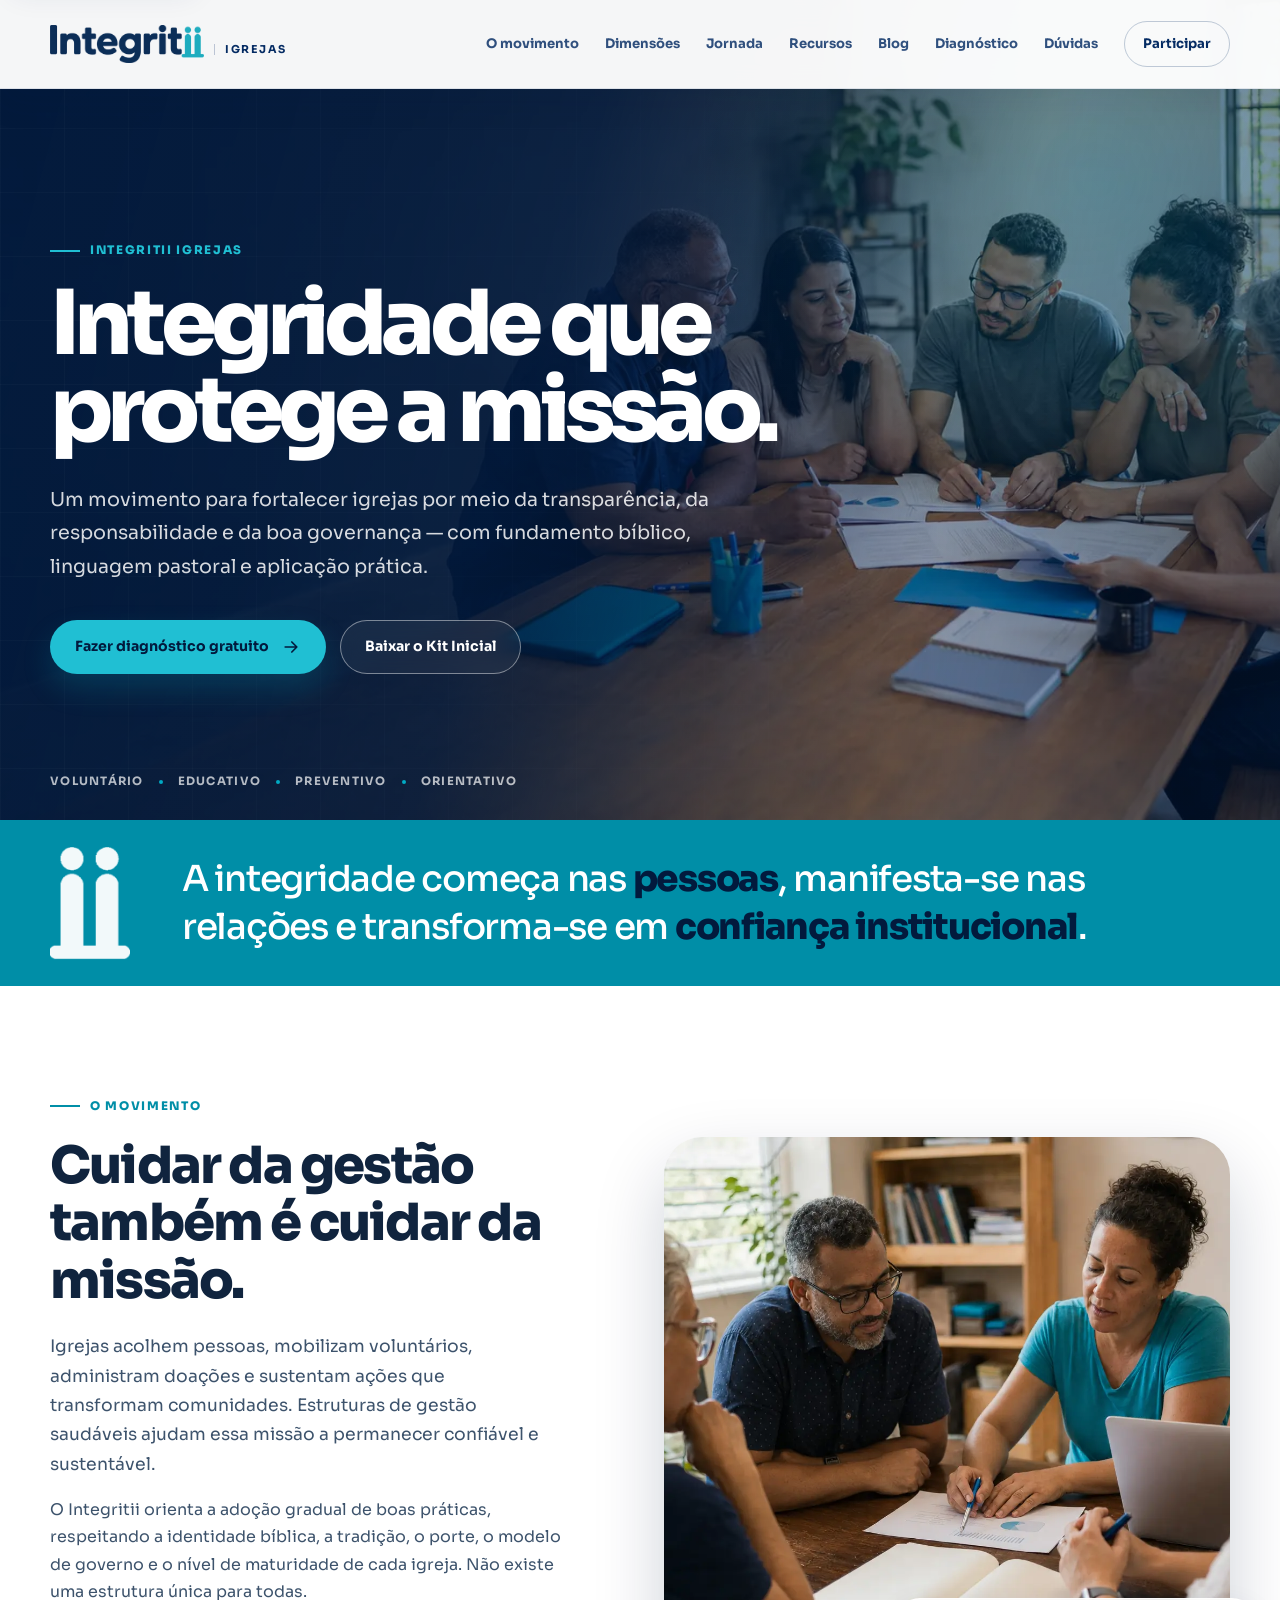
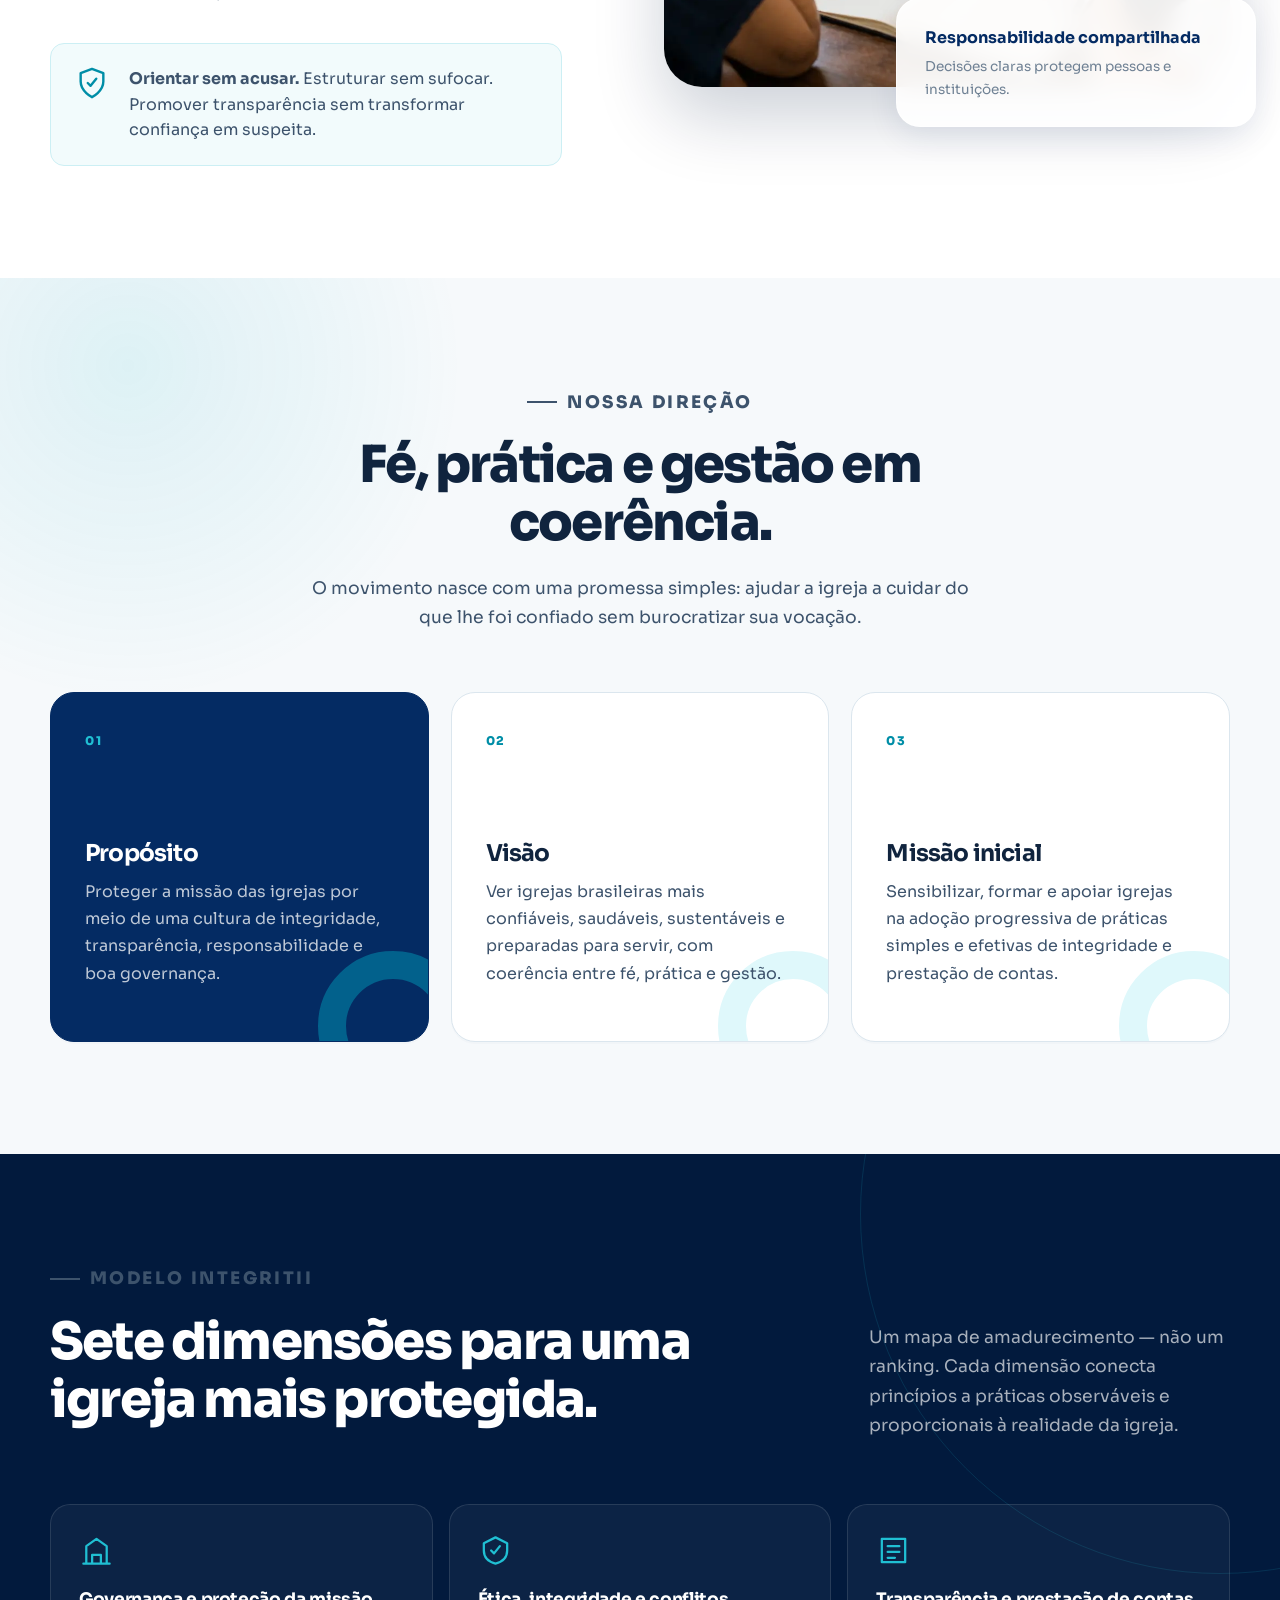
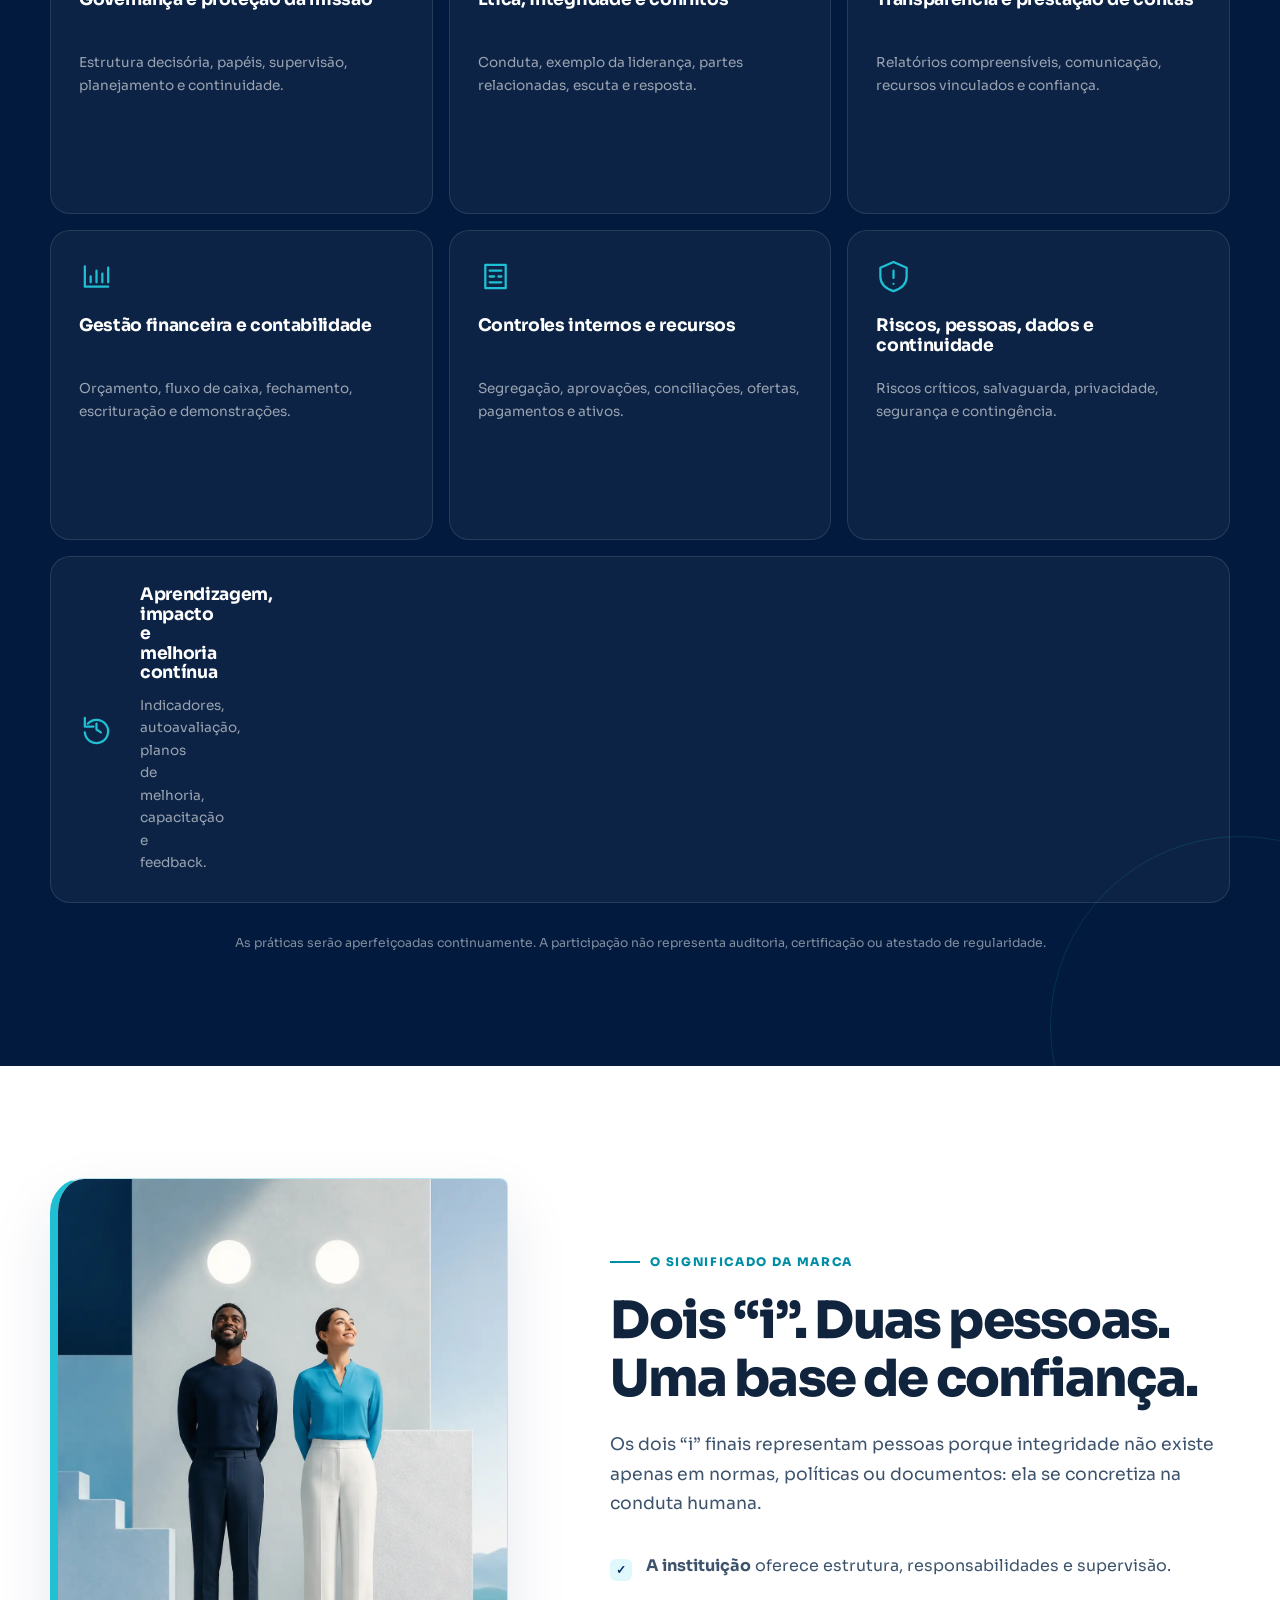
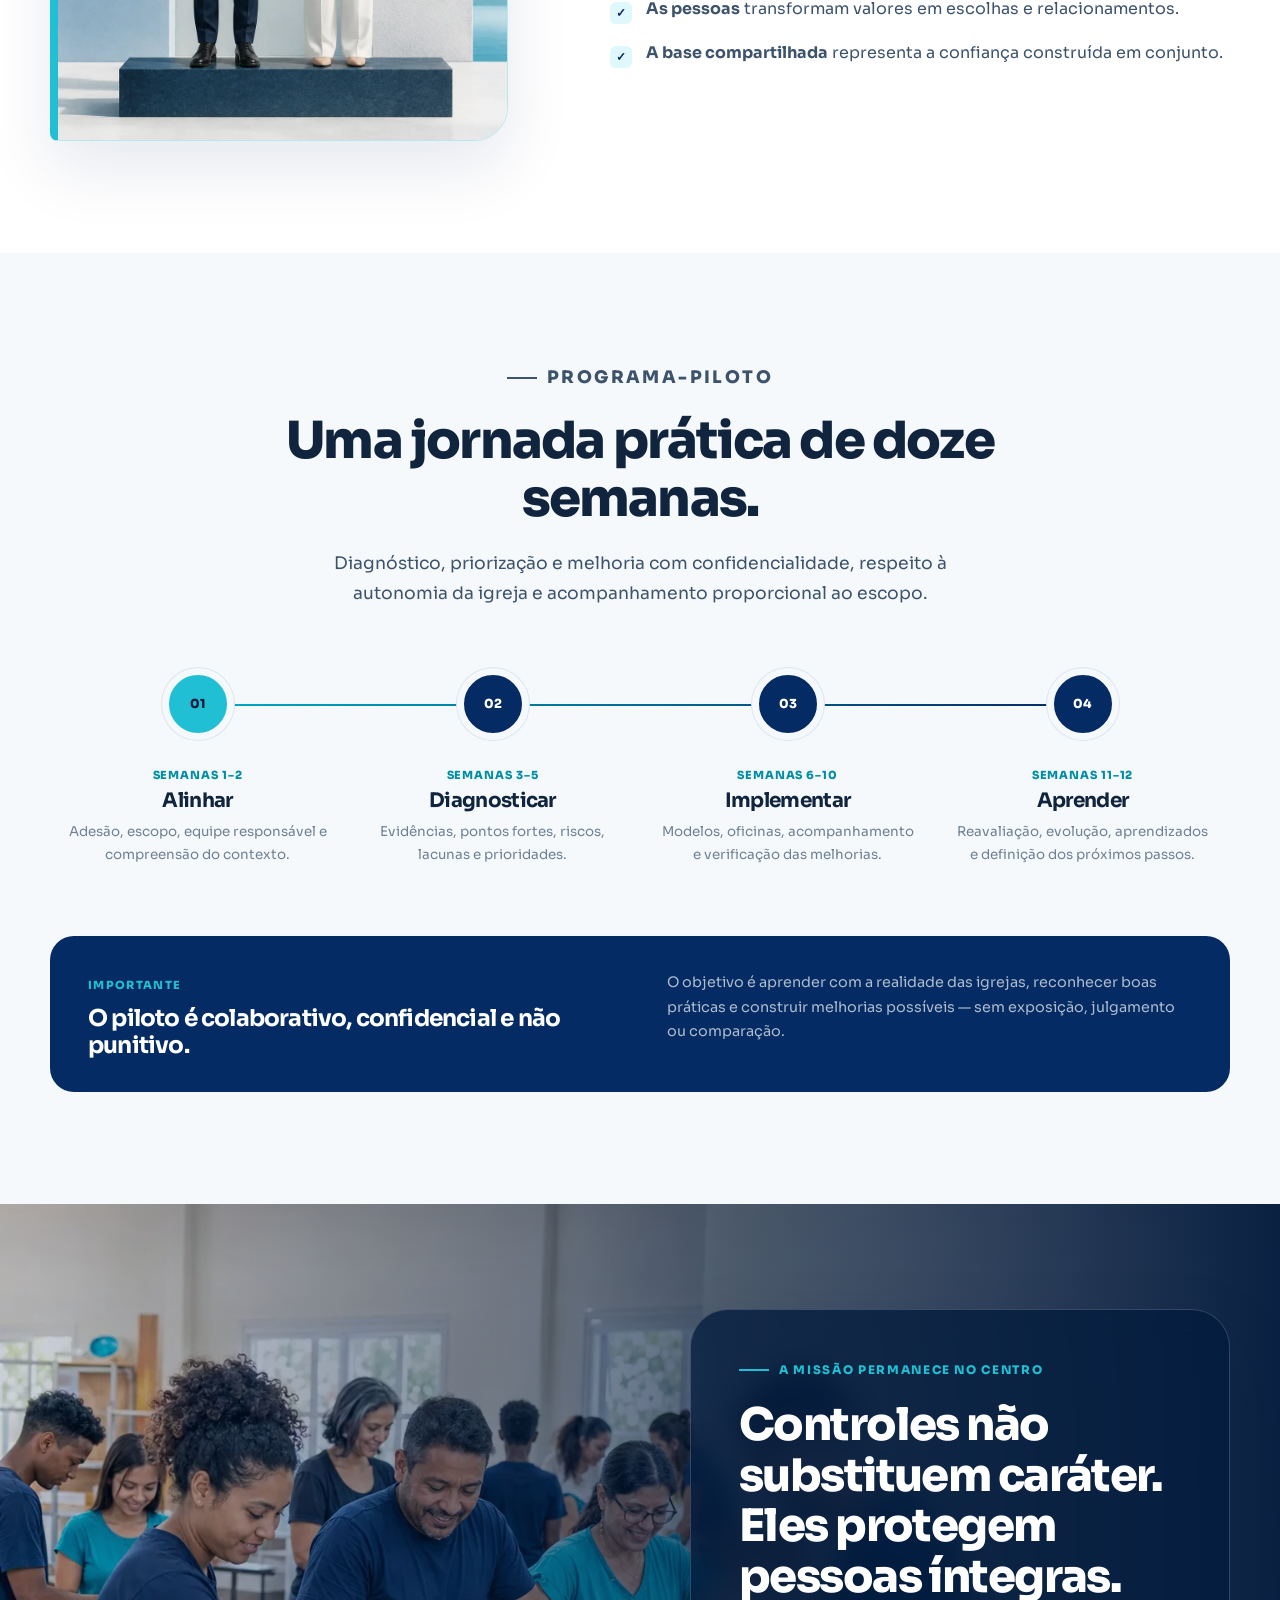
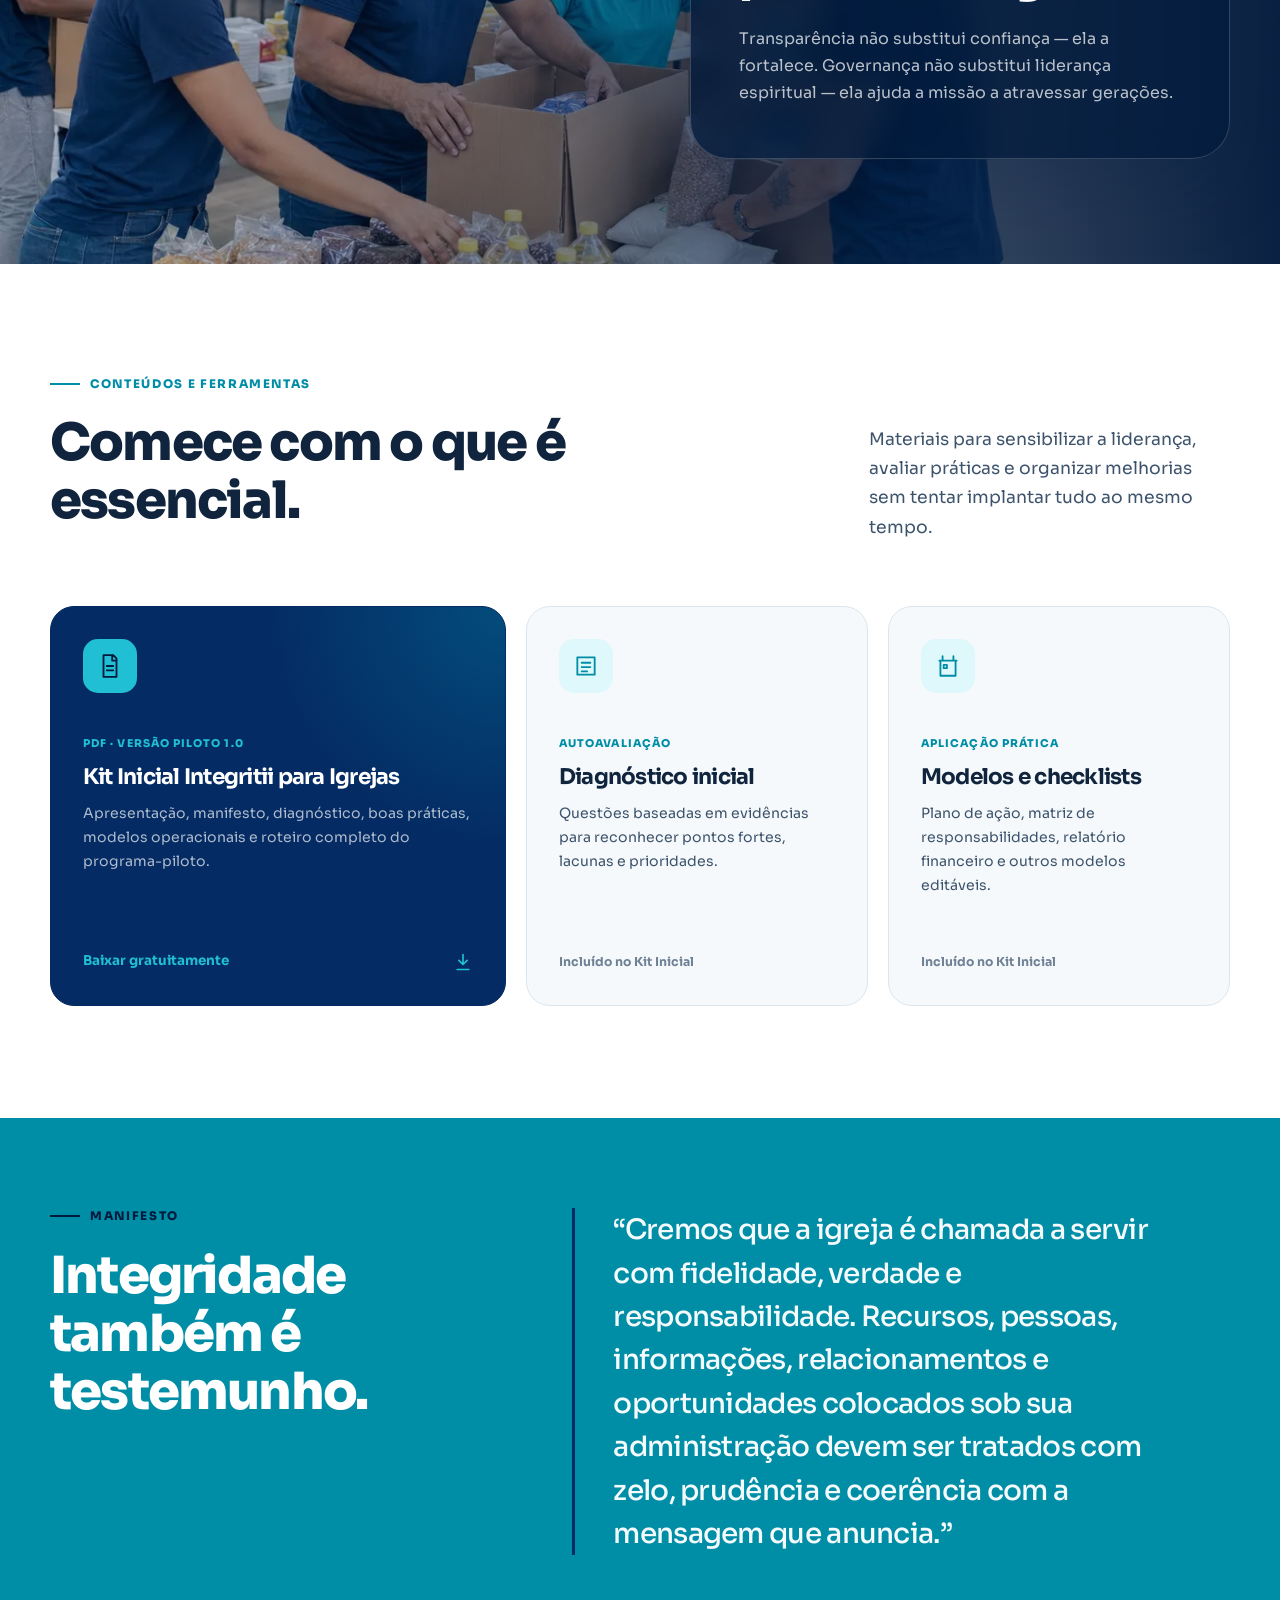
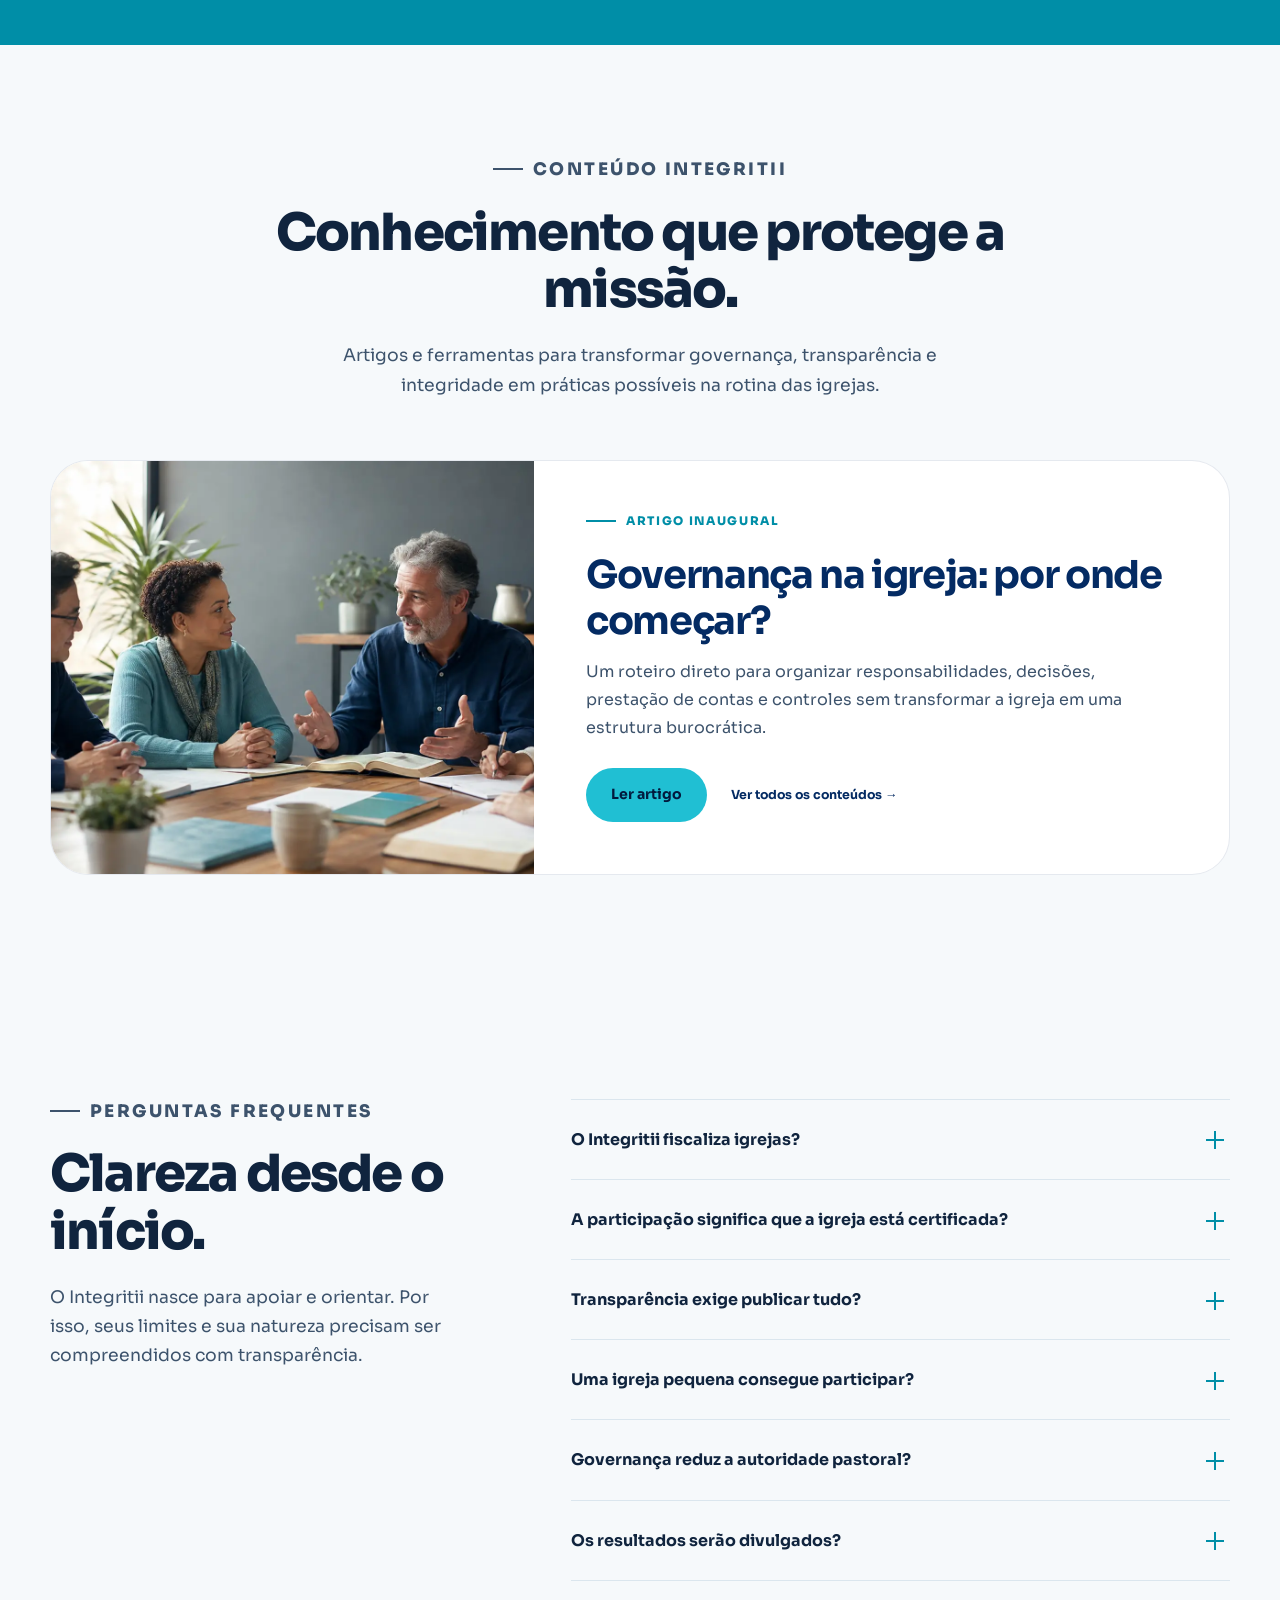
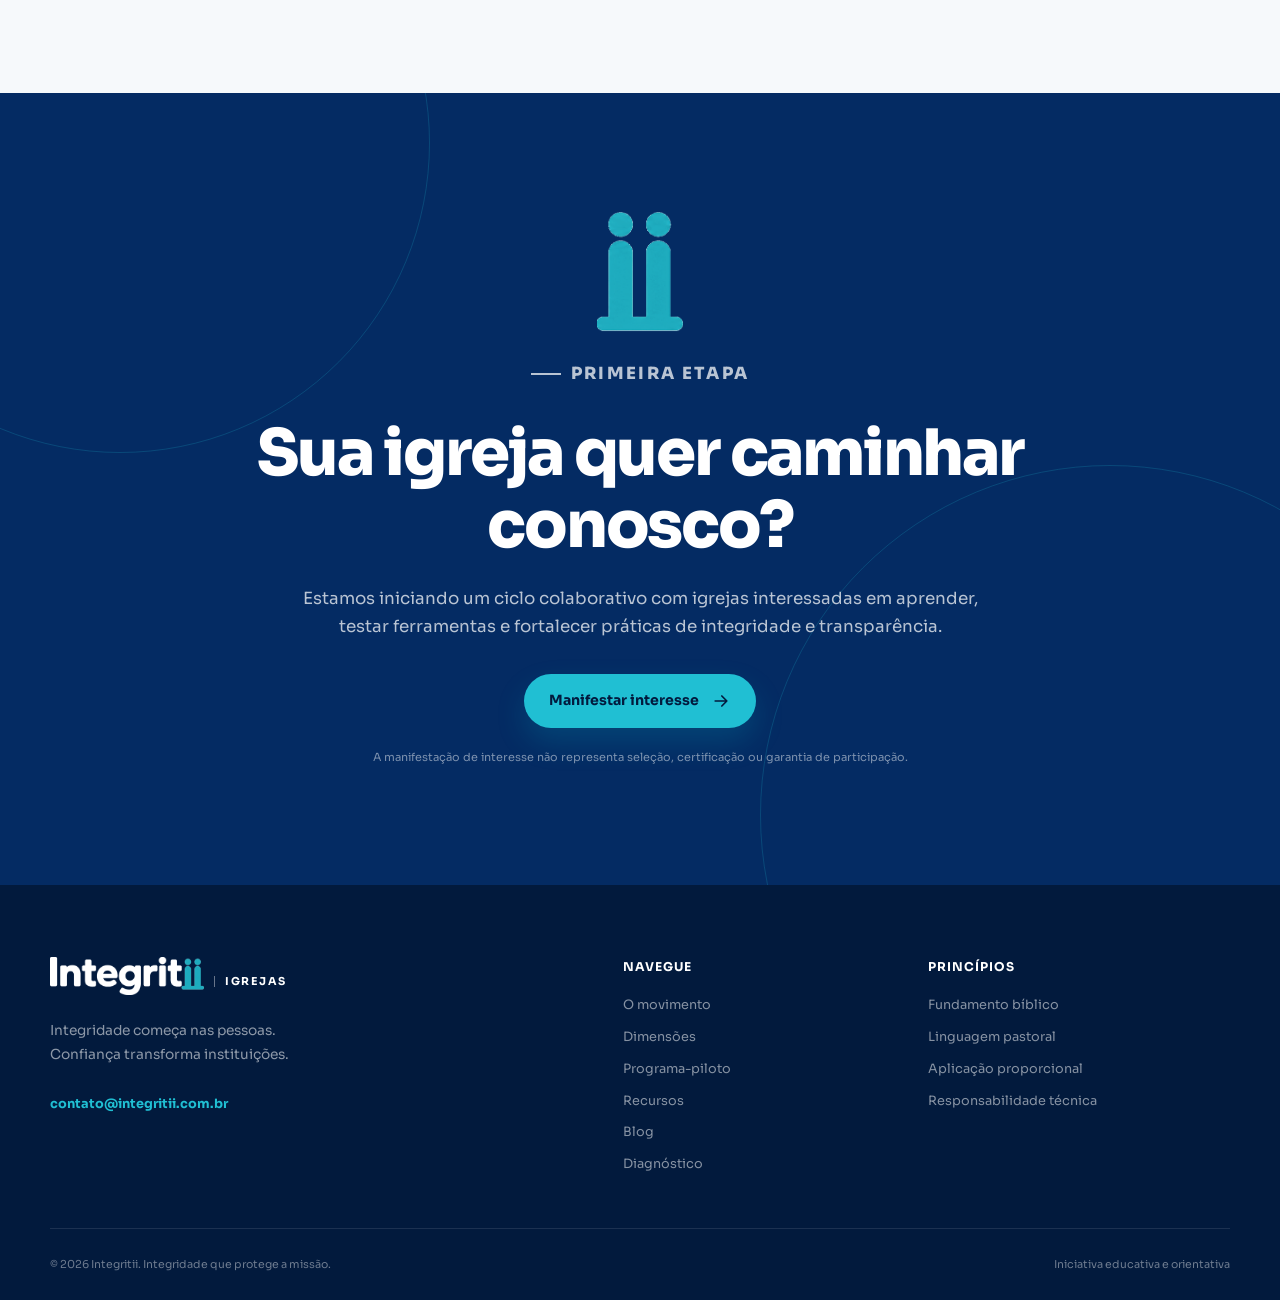
<file: index.html>
<!doctype html>
<html lang="pt-BR">
  <head>
    <meta charset="utf-8" />
    <meta name="viewport" content="width=device-width, initial-scale=1" />
    <meta
      name="description"
      content="Integritii Igrejas: integridade, transparência, responsabilidade e boa governança para proteger a missão das igrejas."
    />
    <meta name="theme-color" content="#042b63" />
    <title>Integritii Igrejas | Integridade que protege a missão</title>
    <link rel="icon" type="image/x-icon" href="assets/images/favicon.ico" />
    <link rel="icon" type="image/png" sizes="512x512" href="assets/images/favicon.png" />
    <link rel="apple-touch-icon" sizes="180x180" href="assets/images/apple-touch-icon.png" />
    <link rel="stylesheet" href="styles.css" />
  </head>

  <body>
    <a class="skip-link" href="#conteudo">Ir para o conteúdo</a>

    <header class="site-header">
      <div class="container header-inner">
        <a
          class="brand"
          href="#inicio"
          aria-label="Integritii Igrejas — início"
        >
          <img
            src="assets/images/logo-integritii-azul.png"
            alt="Integritii"
            width="520"
            height="130"
          />
          <span>Igrejas</span>
        </a>

        <input class="menu-toggle" id="menu-toggle" type="checkbox" />
        <label
          class="menu-button"
          for="menu-toggle"
          aria-label="Abrir ou fechar menu"
        >
          <span></span><span></span><span></span>
        </label>

        <nav class="main-nav" aria-label="Navegação principal">
          <a href="#movimento">O movimento</a>
          <a href="#dimensoes">Dimensões</a>
          <a href="#jornada">Jornada</a>
          <a href="#recursos">Recursos</a>
          <a href="blog/">Blog</a>
          <a href="diagnostico/">Diagnóstico</a>
          <a href="#faq">Dúvidas</a>
          <a class="nav-cta" href="#participar">Participar</a>
        </nav>
      </div>
    </header>

    <main id="conteudo">
      <section class="hero" id="inicio" aria-labelledby="hero-title">
        <div class="hero-overlay"></div>
        <div class="container hero-content">
          <p class="eyebrow eyebrow-light">
            <span></span> Integritii Igrejas
          </p>
          <h1 id="hero-title">Integridade que<br />protege a missão.</h1>
          <p class="hero-lead">
            Um movimento para fortalecer igrejas por meio da transparência, da
            responsabilidade e da boa governança — com fundamento bíblico,
            linguagem pastoral e aplicação prática.
          </p>
          <div class="hero-actions">
            <a class="button button-primary" href="diagnostico/">
              Fazer diagnóstico gratuito
              <svg viewBox="0 0 24 24" aria-hidden="true">
                <path d="M5 12h14M13 6l6 6-6 6" />
              </svg>
            </a>
            <a
              class="button button-ghost"
              href="assets/downloads/Kit_Inicial_Integritii_para_Igrejas.pdf"
              download
            >
              Baixar o Kit Inicial
            </a>
          </div>
        </div>

        <ul class="container hero-principles">
          <li>Voluntário</li>
          <li>Educativo</li>
          <li>Preventivo</li>
          <li>Orientativo</li>
        </ul>
      </section>

      <section class="statement" aria-label="Declaração central">
        <div class="container statement-grid">
          <img
            src="assets/images/simbolo-integritii-oficial.png"
            alt=""
            aria-hidden="true"
          />
          <p>
            A integridade começa nas <strong>pessoas</strong>, manifesta-se nas
            relações e transforma-se em
            <strong>confiança institucional</strong>.
          </p>
        </div>
      </section>

      <section
        class="section section-light"
        id="movimento"
        aria-labelledby="movimento-title"
      >
        <div class="container split-layout">
          <div class="section-copy">
            <p class="eyebrow"><span></span> O movimento</p>
            <h2 id="movimento-title">
              Cuidar da gestão também é cuidar da missão.
            </h2>
            <p class="lead">
              Igrejas acolhem pessoas, mobilizam voluntários, administram
              doações e sustentam ações que transformam comunidades. Estruturas
              de gestão saudáveis ajudam essa missão a permanecer confiável e
              sustentável.
            </p>
            <p>
              O Integritii orienta a adoção gradual de boas práticas,
              respeitando a identidade bíblica, a tradição, o porte, o modelo de
              governo e o nível de maturidade de cada igreja. Não existe uma
              estrutura única para todas.
            </p>

            <div class="inline-note">
              <svg viewBox="0 0 24 24" aria-hidden="true">
                <path d="M12 22s8-4 8-11V5l-8-3-8 3v6c0 7 8 11 8 11Z" />
                <path d="m9 12 2 2 4-5" />
              </svg>
              <p>
                <strong>Orientar sem acusar.</strong> Estruturar sem sufocar.
                Promover transparência sem transformar confiança em suspeita.
              </p>
            </div>
          </div>

          <div class="image-card image-card-leadership">
            <img
              src="assets/images/lideranca-compartilhada.webp"
              alt="Lideranças colaborando em torno de uma mesa"
              loading="lazy"
            />
            <div class="image-card-caption">
              <strong>Responsabilidade compartilhada</strong>
              <span>Decisões claras protegem pessoas e instituições.</span>
            </div>
          </div>
        </div>
      </section>

      <section
        class="section purpose-section"
        aria-labelledby="proposito-title"
      >
        <div class="container">
          <div class="section-heading section-heading-center">
            <p class="eyebrow"><span></span> Nossa direção</p>
            <h2 id="proposito-title">Fé, prática e gestão em coerência.</h2>
            <p>
              O movimento nasce com uma promessa simples: ajudar a igreja a
              cuidar do que lhe foi confiado sem burocratizar sua vocação.
            </p>
          </div>

          <div class="purpose-grid">
            <article class="purpose-card purpose-card-featured">
              <span class="card-number">01</span>
              <h3>Propósito</h3>
              <p>
                Proteger a missão das igrejas por meio de uma cultura de
                integridade, transparência, responsabilidade e boa governança.
              </p>
            </article>
            <article class="purpose-card">
              <span class="card-number">02</span>
              <h3>Visão</h3>
              <p>
                Ver igrejas brasileiras mais confiáveis, saudáveis, sustentáveis
                e preparadas para servir, com coerência entre fé, prática e
                gestão.
              </p>
            </article>
            <article class="purpose-card">
              <span class="card-number">03</span>
              <h3>Missão inicial</h3>
              <p>
                Sensibilizar, formar e apoiar igrejas na adoção progressiva de
                práticas simples e efetivas de integridade e prestação de
                contas.
              </p>
            </article>
          </div>
        </div>
      </section>

      <section
        class="section dimensions-section"
        id="dimensoes"
        aria-labelledby="dimensoes-title"
      >
        <div class="container">
          <div class="section-heading heading-on-dark">
            <p class="eyebrow eyebrow-light"><span></span> Modelo Integritii</p>
            <div class="heading-row">
              <h2 id="dimensoes-title">
                Sete dimensões para uma igreja mais protegida.
              </h2>
              <p>
                Um mapa de amadurecimento — não um ranking. Cada dimensão
                conecta princípios a práticas observáveis e proporcionais à
                realidade da igreja.
              </p>
            </div>
          </div>

          <div class="dimensions-grid">
            <article class="dimension-card">
              <svg viewBox="0 0 24 24" aria-hidden="true">
                <path d="M3 21h18M5 21V9l7-5 7 5v12M9 21v-6h6v6" />
              </svg>
              <h3>Governança e proteção da missão</h3>
              <p>
                Estrutura decisória, papéis, supervisão, planejamento e
                continuidade.
              </p>
            </article>

            <article class="dimension-card">
              <svg viewBox="0 0 24 24" aria-hidden="true">
                <path d="M12 3 4 7v5c0 5 3.4 7.8 8 9 4.6-1.2 8-4 8-9V7l-8-4Z" />
                <path d="m9 12 2 2 4-5" />
              </svg>
              <h3>Ética, integridade e conflitos</h3>
              <p>
                Conduta, exemplo da liderança, partes relacionadas, escuta e
                resposta.
              </p>
            </article>

            <article class="dimension-card">
              <svg viewBox="0 0 24 24" aria-hidden="true">
                <path d="M4 4h16v16H4zM8 9h8M8 13h8M8 17h5" />
              </svg>
              <h3>Transparência e prestação de contas</h3>
              <p>
                Relatórios compreensíveis, comunicação, recursos vinculados e
                confiança.
              </p>
            </article>

            <article class="dimension-card">
              <svg viewBox="0 0 24 24" aria-hidden="true">
                <path d="M4 19V5M4 19h16M8 16v-4M12 16V8M16 16v-6M20 16V6" />
              </svg>
              <h3>Gestão financeira e contabilidade</h3>
              <p>
                Orçamento, fluxo de caixa, fechamento, escrituração e
                demonstrações.
              </p>
            </article>

            <article class="dimension-card">
              <svg viewBox="0 0 24 24" aria-hidden="true">
                <path d="M5 4h14v16H5zM8 8h8M8 12h3M14 12h2M8 16h8" />
              </svg>
              <h3>Controles internos e recursos</h3>
              <p>
                Segregação, aprovações, conciliações, ofertas, pagamentos e
                ativos.
              </p>
            </article>

            <article class="dimension-card">
              <svg viewBox="0 0 24 24" aria-hidden="true">
                <path
                  d="M12 2 3 6v6c0 5 3.6 8.3 9 10 5.4-1.7 9-5 9-10V6l-9-4Z"
                />
                <path d="M12 8v5M12 17h.01" />
              </svg>
              <h3>Riscos, pessoas, dados e continuidade</h3>
              <p>
                Riscos críticos, salvaguarda, privacidade, segurança e
                contingência.
              </p>
            </article>

            <article class="dimension-card dimension-card-wide">
              <svg viewBox="0 0 24 24" aria-hidden="true">
                <path d="M4 14a8 8 0 1 0 2-6M4 4v6h6" />
                <path d="M12 8v4l3 2" />
              </svg>
              <div>
                <h3>Aprendizagem, impacto e melhoria contínua</h3>
                <p>
                  Indicadores, autoavaliação, planos de melhoria, capacitação e
                  feedback.
                </p>
              </div>
            </article>
          </div>

          <p class="dimensions-note">
            As práticas serão aperfeiçoadas continuamente. A
            participação não representa auditoria, certificação ou atestado de
            regularidade.
          </p>
        </div>
      </section>

      <section class="section people-section" aria-labelledby="pessoas-title">
        <div class="container people-grid">
          <figure class="people-symbol">
            <img
              src="assets/images/duas-pessoas-base-confianca.webp"
              alt="Duas pessoas sobre uma base comum formando visualmente dois i, símbolo de integridade e confiança"
              width="1120"
              height="1400"
              loading="lazy"
            />
          </figure>
          <div class="section-copy">
            <p class="eyebrow"><span></span> O significado da marca</p>
            <h2 id="pessoas-title">
              Dois “i”. Duas pessoas. Uma base de confiança.
            </h2>
            <p class="lead">
              Os dois “i” finais representam pessoas porque integridade não
              existe apenas em normas, políticas ou documentos: ela se
              concretiza na conduta humana.
            </p>
            <ul class="check-list">
              <li>
                <strong>A instituição</strong> oferece estrutura,
                responsabilidades e supervisão.
              </li>
              <li>
                <strong>As pessoas</strong> transformam valores em escolhas e
                relacionamentos.
              </li>
              <li>
                <strong>A base compartilhada</strong> representa a confiança
                construída em conjunto.
              </li>
            </ul>
          </div>
        </div>
      </section>

      <section
        class="section journey-section"
        id="jornada"
        aria-labelledby="jornada-title"
      >
        <div class="container">
          <div class="section-heading section-heading-center">
            <p class="eyebrow"><span></span> Programa-piloto</p>
            <h2 id="jornada-title">Uma jornada prática de doze semanas.</h2>
            <p>
              Diagnóstico, priorização e melhoria com confidencialidade,
              respeito à autonomia da igreja e acompanhamento proporcional ao
              escopo.
            </p>
          </div>

          <ol class="journey-timeline">
            <li>
              <span class="journey-number">01</span>
              <div class="journey-content">
                <small>Semanas 1–2</small>
                <h3>Alinhar</h3>
                <p>
                  Adesão, escopo, equipe responsável e compreensão do contexto.
                </p>
              </div>
            </li>
            <li>
              <span class="journey-number">02</span>
              <div class="journey-content">
                <small>Semanas 3–5</small>
                <h3>Diagnosticar</h3>
                <p>Evidências, pontos fortes, riscos, lacunas e prioridades.</p>
              </div>
            </li>
            <li>
              <span class="journey-number">03</span>
              <div class="journey-content">
                <small>Semanas 6–10</small>
                <h3>Implementar</h3>
                <p>
                  Modelos, oficinas, acompanhamento e verificação das melhorias.
                </p>
              </div>
            </li>
            <li>
              <span class="journey-number">04</span>
              <div class="journey-content">
                <small>Semanas 11–12</small>
                <h3>Aprender</h3>
                <p>
                  Reavaliação, evolução, aprendizados e definição dos próximos
                  passos.
                </p>
              </div>
            </li>
          </ol>

          <div class="pilot-callout">
            <div>
              <span class="pilot-label">Importante</span>
              <h3>O piloto é colaborativo, confidencial e não punitivo.</h3>
            </div>
            <p>
              O objetivo é aprender com a realidade das igrejas, reconhecer boas
              práticas e construir melhorias possíveis — sem exposição,
              julgamento ou comparação.
            </p>
          </div>
        </div>
      </section>

      <section class="mission-section" aria-labelledby="missao-title">
        <div
          class="mission-image"
          role="img"
          aria-label="Comunidade trabalhando em ação social"
        ></div>
        <div class="container mission-content">
          <div class="mission-panel">
            <p class="eyebrow eyebrow-light">
              <span></span> A missão permanece no centro
            </p>
            <h2 id="missao-title">
              Controles não substituem caráter. Eles protegem pessoas íntegras.
            </h2>
            <p>
              Transparência não substitui confiança — ela a fortalece.
              Governança não substitui liderança espiritual — ela ajuda a missão
              a atravessar gerações.
            </p>
          </div>
        </div>
      </section>

      <section
        class="section resources-section"
        id="recursos"
        aria-labelledby="recursos-title"
      >
        <div class="container">
          <div class="section-heading heading-row">
            <div>
              <p class="eyebrow"><span></span> Conteúdos e ferramentas</p>
              <h2 id="recursos-title">Comece com o que é essencial.</h2>
            </div>
            <p>
              Materiais para sensibilizar a liderança, avaliar práticas e
              organizar melhorias sem tentar implantar tudo ao mesmo tempo.
            </p>
          </div>

          <div class="resources-grid">
            <article class="resource-card resource-card-featured">
              <div class="resource-icon">
                <svg viewBox="0 0 24 24" aria-hidden="true">
                  <path d="M6 2h9l3 3v17H6zM14 2v5h4M9 12h6M9 16h6" />
                </svg>
              </div>
              <span class="resource-type">PDF · versão piloto 1.0</span>
              <h3>Kit Inicial Integritii para Igrejas</h3>
              <p>
                Apresentação, manifesto, diagnóstico, boas práticas, modelos
                operacionais e roteiro completo do programa-piloto.
              </p>
              <a
                href="assets/downloads/Kit_Inicial_Integritii_para_Igrejas.pdf"
                download
              >
                Baixar gratuitamente
                <svg viewBox="0 0 24 24" aria-hidden="true">
                  <path d="M12 3v12M7 10l5 5 5-5M5 21h14" />
                </svg>
              </a>
            </article>

            <article class="resource-card">
              <div class="resource-icon">
                <svg viewBox="0 0 24 24" aria-hidden="true">
                  <path d="M4 4h16v16H4zM8 9h8M8 13h8M8 17h5" />
                </svg>
              </div>
              <span class="resource-type">Autoavaliação</span>
              <h3>Diagnóstico inicial</h3>
              <p>
                Questões baseadas em evidências para reconhecer pontos fortes,
                lacunas e prioridades.
              </p>
              <span class="coming-soon">Incluído no Kit Inicial</span>
            </article>

            <article class="resource-card">
              <div class="resource-icon">
                <svg viewBox="0 0 24 24" aria-hidden="true">
                  <path d="M4 7h16M7 3v4M17 3v4M5 7v14h14V7M8 11h3v3H8z" />
                </svg>
              </div>
              <span class="resource-type">Aplicação prática</span>
              <h3>Modelos e checklists</h3>
              <p>
                Plano de ação, matriz de responsabilidades, relatório financeiro
                e outros modelos editáveis.
              </p>
              <span class="coming-soon">Incluído no Kit Inicial</span>
            </article>
          </div>
        </div>
      </section>

      <section class="manifesto-section" aria-labelledby="manifesto-title">
        <div class="container manifesto-grid">
          <div>
            <p class="eyebrow eyebrow-light"><span></span> Manifesto</p>
            <h2 id="manifesto-title">Integridade também é testemunho.</h2>
          </div>
          <blockquote>
            “Cremos que a igreja é chamada a servir com fidelidade, verdade e
            responsabilidade. Recursos, pessoas, informações, relacionamentos e
            oportunidades colocados sob sua administração devem ser tratados com
            zelo, prudência e coerência com a mensagem que anuncia.”
          </blockquote>
        </div>
      </section>

      <section class="section blog-preview-section" id="blog" aria-labelledby="blog-preview-title">
        <div class="container">
          <div class="section-heading section-heading-center">
            <p class="eyebrow"><span></span> Conteúdo Integritii</p>
            <h2 id="blog-preview-title">Conhecimento que protege a missão.</h2>
            <p>Artigos e ferramentas para transformar governança, transparência e integridade em práticas possíveis na rotina das igrejas.</p>
          </div>
          <article class="blog-feature-card">
            <a
              class="blog-feature-symbol"
              href="blog/governanca-na-igreja-por-onde-comecar.html"
              aria-label="Ler o artigo Governança na igreja: por onde começar?"
            >
              <img
                src="assets/images/blog/governanca-na-igreja.webp"
                alt="Lideranças cristãs reunidas para organizar responsabilidades e decisões"
                width="1600"
                height="900"
                loading="lazy"
              />
            </a>
            <div class="blog-feature-copy">
              <p class="eyebrow"><span></span> Artigo inaugural</p>
              <h3>Governança na igreja: por onde começar?</h3>
              <p>Um roteiro direto para organizar responsabilidades, decisões, prestação de contas e controles sem transformar a igreja em uma estrutura burocrática.</p>
              <a class="button button-secondary" href="blog/governanca-na-igreja-por-onde-comecar.html">Ler artigo</a>
              <a class="blog-all-link" href="blog/">Ver todos os conteúdos →</a>
            </div>
          </article>
        </div>
      </section>

      <section class="section faq-section" id="faq" aria-labelledby="faq-title">
        <div class="container faq-layout">
          <div class="faq-intro">
            <p class="eyebrow"><span></span> Perguntas frequentes</p>
            <h2 id="faq-title">Clareza desde o início.</h2>
            <p>
              O Integritii nasce para apoiar e orientar. Por isso, seus limites
              e sua natureza precisam ser compreendidos com transparência.
            </p>
          </div>

          <div class="faq-list">
            <details>
              <summary>O Integritii fiscaliza igrejas?</summary>
              <p>
                Não. O movimento tem finalidade educativa, preventiva e
                orientativa. Situações que envolvam deveres legais ou risco
                imediato devem receber encaminhamento profissional e
                responsável.
              </p>
            </details>
            <details>
              <summary>
                A participação significa que a igreja está certificada?
              </summary>
              <p>
                Não. A adesão ao manifesto ou a participação no piloto não
                equivale a certificação, auditoria ou atestado de regularidade.
              </p>
            </details>
            <details>
              <summary>Transparência exige publicar tudo?</summary>
              <p>
                Não. A prestação de contas deve ser legítima, proporcional e
                compreensível, com proteção de dados pessoais, informações
                pastorais e aspectos de segurança.
              </p>
            </details>
            <details>
              <summary>Uma igreja pequena consegue participar?</summary>
              <p>
                Sim. Controles simples, responsabilidades claras e revisão
                independente podem produzir grande proteção. A estrutura deve
                acompanhar a complexidade.
              </p>
            </details>
            <details>
              <summary>Governança reduz a autoridade pastoral?</summary>
              <p>
                Não. Governança saudável organiza papéis, apoia decisões,
                distribui responsabilidades e protege a própria liderança.
              </p>
            </details>
            <details>
              <summary>Os resultados serão divulgados?</summary>
              <p>
                Somente com autorização expressa. Aprendizados podem ser
                consolidados de forma agregada e anônima.
              </p>
            </details>
          </div>
        </div>
      </section>

      <section
        class="cta-section"
        id="participar"
        aria-labelledby="participar-title"
      >
        <div class="cta-decoration cta-decoration-one"></div>
        <div class="cta-decoration cta-decoration-two"></div>
        <div class="container cta-content">
          <img
            src="assets/images/simbolo-integritii-oficial.png"
            alt=""
            aria-hidden="true"
          />
          <p class="eyebrow eyebrow-light"><span></span> Primeira etapa</p>
          <h2 id="participar-title">Sua igreja quer caminhar conosco?</h2>
          <p>
            Estamos iniciando um ciclo colaborativo com igrejas interessadas em
            aprender, testar ferramentas e fortalecer práticas de integridade e
            transparência.
          </p>
          <a
            class="button button-primary"
            href="mailto:contato@integritii.com.br?subject=Interesse%20no%20Integritii%20Igrejas"
          >
            Manifestar interesse
            <svg viewBox="0 0 24 24" aria-hidden="true">
              <path d="M5 12h14M13 6l6 6-6 6" />
            </svg>
          </a>
          <small>
            A manifestação de interesse não representa seleção, certificação ou
            garantia de participação.
          </small>
        </div>
      </section>


    </main>

    <footer class="site-footer">
      <div class="container footer-main">
        <div class="footer-brand">
          <a
            class="brand"
            href="#inicio"
            aria-label="Integritii Igrejas — voltar ao início"
          >
            <img
              src="assets/images/logo-integritii-branca.png"
              alt="Integritii"
              width="520"
              height="130"
            />
            <span>Igrejas</span>
          </a>
          <p>
            Integridade começa nas pessoas.<br />Confiança transforma
            instituições.
          </p>
          <a class="footer-email" href="mailto:contato@integritii.com.br">contato@integritii.com.br</a>
        </div>

        <nav class="footer-nav" aria-label="Navegação do rodapé">
          <strong>Navegue</strong>
          <a href="#movimento">O movimento</a>
          <a href="#dimensoes">Dimensões</a>
          <a href="#jornada">Programa-piloto</a>
          <a href="#recursos">Recursos</a>
          <a href="blog/">Blog</a>
          <a href="diagnostico/">Diagnóstico</a>
        </nav>

        <div class="footer-nav">
          <strong>Princípios</strong>
          <span>Fundamento bíblico</span>
          <span>Linguagem pastoral</span>
          <span>Aplicação proporcional</span>
          <span>Responsabilidade técnica</span>
        </div>
      </div>

      <div class="container footer-bottom">
        <p>© 2026 Integritii. Integridade que protege a missão.</p>
        <p>Iniciativa educativa e orientativa</p>
      </div>
    </footer>
  </body>
</html>
</file>
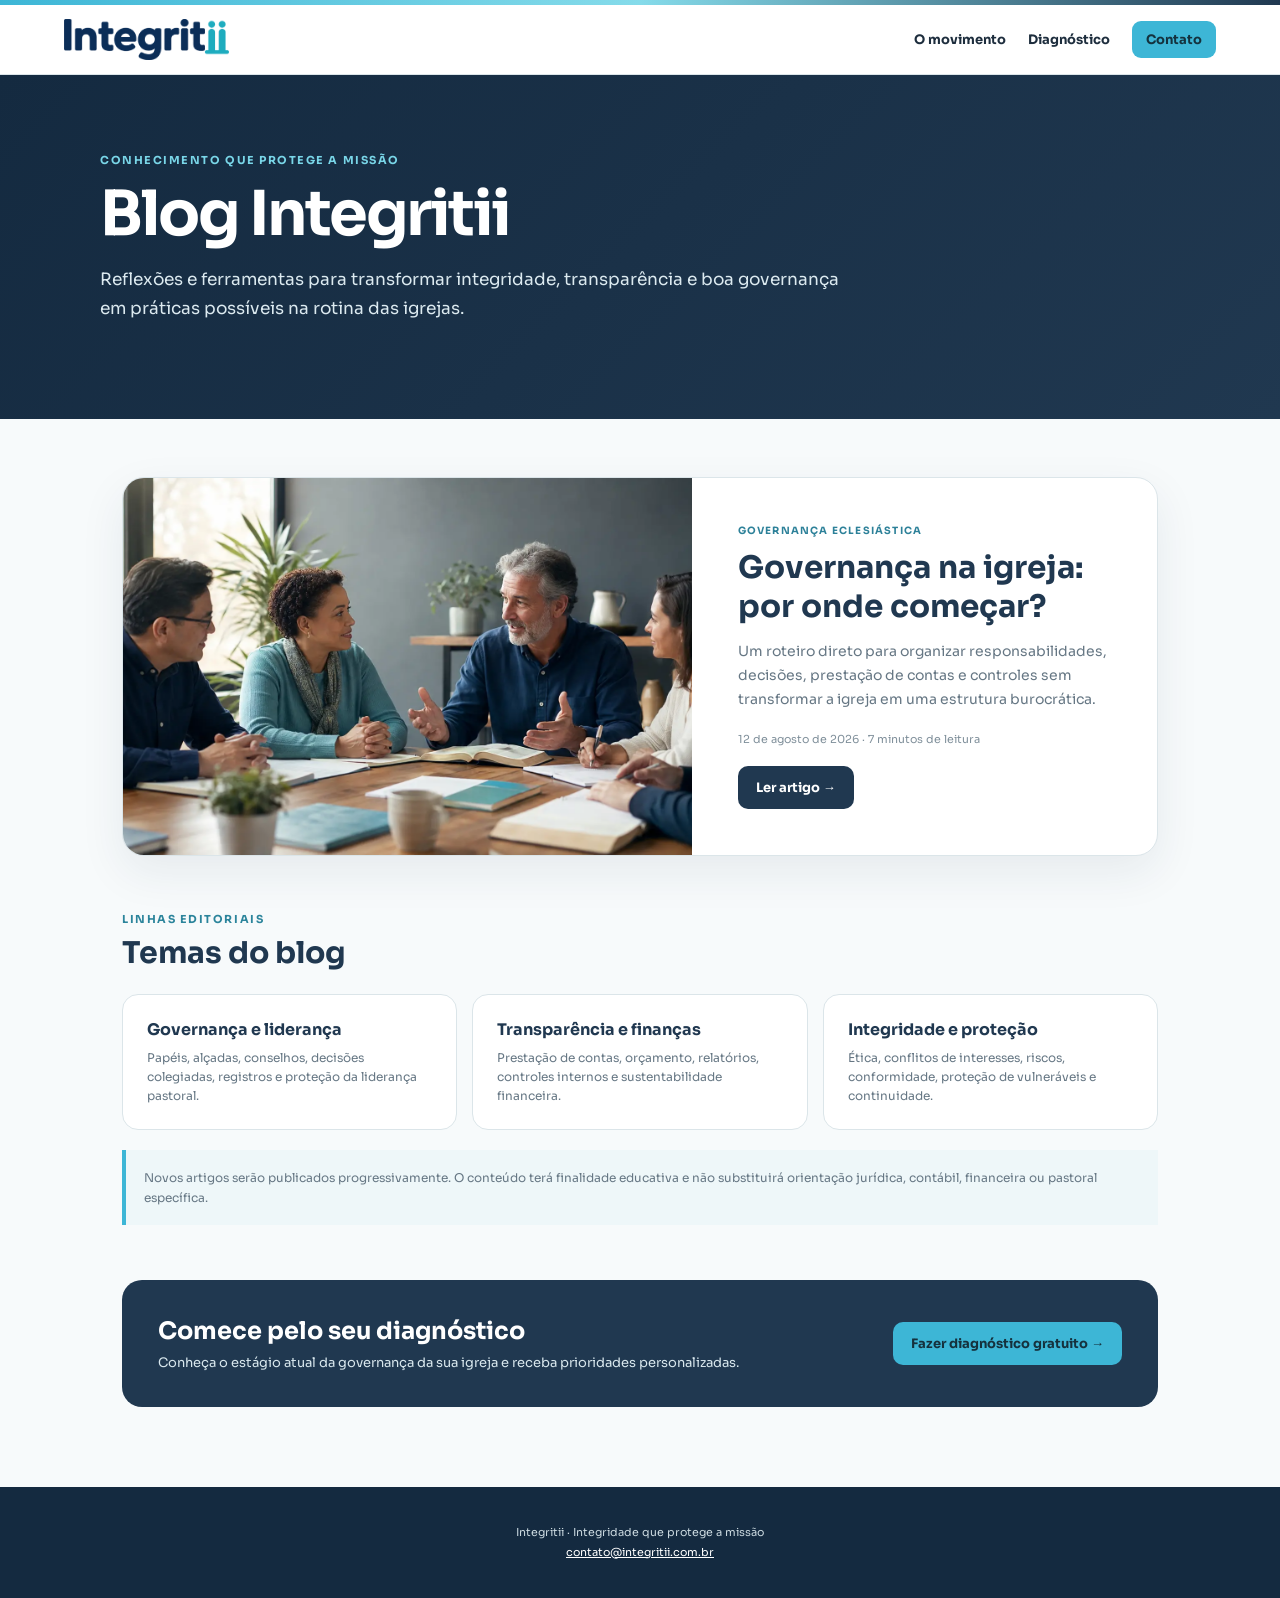
<file: blog/index.html>
<!doctype html>
<html lang="pt-BR">
<head>
  <meta charset="utf-8"><meta name="viewport" content="width=device-width,initial-scale=1">
  <title>Blog Integritii | Governança, integridade e transparência para igrejas</title>
  <meta name="description" content="Conteúdos práticos do Integritii sobre governança eclesiástica, transparência, integridade, controles, riscos e sustentabilidade da missão.">
  <meta property="og:type" content="website">
  <meta property="og:title" content="Blog Integritii | Governança, integridade e transparência para igrejas">
  <meta property="og:description" content="Conhecimento prático para proteger a missão, as pessoas e a confiança nas igrejas.">
  <meta property="og:url" content="https://www.integritii.com.br/blog/">
  <meta property="og:image" content="https://www.integritii.com.br/assets/images/blog/governanca-na-igreja.webp">
  <meta property="og:image:alt" content="Lideranças cristãs reunidas para organizar responsabilidades e decisões">
  <meta name="twitter:card" content="summary_large_image">
  <link rel="icon" type="image/x-icon" href="../assets/images/favicon.ico">
  <link rel="icon" type="image/png" sizes="512x512" href="../assets/images/favicon.png">
  <link rel="apple-touch-icon" sizes="180x180" href="../assets/images/apple-touch-icon.png">
  <style>
    @font-face{font-family:Sora;src:url('../assets/fonts/sora-regular.woff2') format('woff2');font-weight:400;font-display:swap}@font-face{font-family:Sora;src:url('../assets/fonts/sora-bold.woff2') format('woff2');font-weight:700;font-display:swap}
    :root{--navy:#203850;--deep:#142a40;--cyan:#3db6d6;--ice:#edf1f2;--ink:#1d2d3d;--muted:#667784;--line:#dbe5e9}*{box-sizing:border-box}body{margin:0;font-family:Sora,Arial,sans-serif;color:var(--ink);background:#f7fafb}a{color:inherit}.top{height:5px;background:linear-gradient(90deg,var(--cyan),#85dbea,var(--navy))}header{background:#fff;border-bottom:1px solid var(--line);padding:14px 5%;display:flex;align-items:center;justify-content:space-between;position:sticky;top:0;z-index:10}.logo{width:165px;display:block}.nav{display:flex;gap:22px;align-items:center;font-size:13px;font-weight:700}.nav a{text-decoration:none}.cta{padding:10px 14px;border-radius:9px;background:var(--cyan);color:#14323e}.hero{background:linear-gradient(135deg,var(--deep),var(--navy));color:#fff;padding:78px 22px}.wrap{max-width:1080px;margin:auto}.eyebrow{text-transform:uppercase;letter-spacing:.14em;font-size:11px;font-weight:700;color:#79d6e8}.hero h1{font-size:clamp(38px,6vw,62px);line-height:1.08;letter-spacing:-.04em;margin:14px 0 18px;max-width:800px}.hero p{font-size:17px;line-height:1.7;color:#dceaf0;max-width:760px}.main{padding:58px 22px 80px}.featured{display:grid;grid-template-columns:1.1fr .9fr;background:#fff;border:1px solid var(--line);border-radius:22px;overflow:hidden;box-shadow:0 16px 45px rgba(25,56,77,.08)}.visual{min-height:370px;background:#dfeaed;position:relative;overflow:hidden}.visual img{width:100%;height:100%;min-height:370px;object-fit:cover;transition:transform .45s ease}.visual:hover img{transform:scale(1.025)}.copy{padding:46px}.tag{font-size:10px;font-weight:700;letter-spacing:.12em;text-transform:uppercase;color:#2d8199}.copy h2{font-size:31px;line-height:1.25;color:var(--navy);margin:12px 0}.copy p{color:var(--muted);font-size:14px;line-height:1.7}.meta{font-size:11px;color:#80909b;margin:20px 0}.button{display:inline-block;text-decoration:none;padding:13px 18px;border-radius:10px;background:var(--navy);color:#fff;font-size:13px;font-weight:700}.section-title{margin:56px 0 22px}.section-title h2{color:var(--navy);font-size:30px;margin:8px 0}.topics{display:grid;grid-template-columns:repeat(3,1fr);gap:15px}.topic{background:#fff;border:1px solid var(--line);border-radius:16px;padding:24px}.topic b{display:block;color:var(--navy);margin-bottom:8px}.topic p{font-size:12px;color:var(--muted);line-height:1.6;margin:0}.newsletter{margin-top:55px;border-radius:20px;background:var(--navy);color:#fff;padding:36px;display:flex;justify-content:space-between;gap:28px;align-items:center}.newsletter h2{margin:0 0 8px}.newsletter p{margin:0;color:#d8e7ed;font-size:13px}.newsletter a{white-space:nowrap;background:var(--cyan);color:#15313d}.empty{margin-top:20px;padding:18px;border-left:4px solid var(--cyan);background:#eef7f9;color:var(--muted);font-size:12px;line-height:1.6}footer{background:var(--deep);color:#cbd9df;padding:36px 22px;text-align:center;font-size:11px;line-height:1.8}footer a{color:#fff}@media(max-width:760px){header{padding:12px 18px}.logo{width:130px}.nav a:not(.cta){display:none}.hero{padding:55px 20px}.main{padding:36px 15px 60px}.featured{grid-template-columns:1fr}.visual{min-height:240px}.visual img{min-height:240px}.copy{padding:28px 22px}.topics{grid-template-columns:1fr}.newsletter{align-items:flex-start;flex-direction:column}}
  </style>
</head>
<body><div class="top"></div><header><a href="../"><img class="logo" src="../assets/images/logo-integritii-azul.png" alt="Integritii"></a><nav class="nav"><a href="../">O movimento</a><a href="../diagnostico/">Diagnóstico</a><a class="cta" href="mailto:contato@integritii.com.br">Contato</a></nav></header>
  <section class="hero"><div class="wrap"><div class="eyebrow">Conhecimento que protege a missão</div><h1>Blog Integritii</h1><p>Reflexões e ferramentas para transformar integridade, transparência e boa governança em práticas possíveis na rotina das igrejas.</p></div></section>
  <main class="wrap main">
    <article class="featured"><a class="visual" href="governanca-na-igreja-por-onde-comecar.html" aria-label="Ler: Governança na igreja: por onde começar?"><img src="../assets/images/blog/governanca-na-igreja.webp" alt="Lideranças cristãs reunidas para organizar responsabilidades e decisões" width="1600" height="900" fetchpriority="high"></a><div class="copy"><div class="tag">Governança eclesiástica</div><h2>Governança na igreja: por onde começar?</h2><p>Um roteiro direto para organizar responsabilidades, decisões, prestação de contas e controles sem transformar a igreja em uma estrutura burocrática.</p><div class="meta">12 de agosto de 2026 · 7 minutos de leitura</div><a class="button" href="governanca-na-igreja-por-onde-comecar.html">Ler artigo →</a></div></article>
    <div class="section-title"><div class="eyebrow" style="color:#2b849b">Linhas editoriais</div><h2>Temas do blog</h2></div>
    <section class="topics"><article class="topic"><b>Governança e liderança</b><p>Papéis, alçadas, conselhos, decisões colegiadas, registros e proteção da liderança pastoral.</p></article><article class="topic"><b>Transparência e finanças</b><p>Prestação de contas, orçamento, relatórios, controles internos e sustentabilidade financeira.</p></article><article class="topic"><b>Integridade e proteção</b><p>Ética, conflitos de interesses, riscos, conformidade, proteção de vulneráveis e continuidade.</p></article></section>
    <p class="empty">Novos artigos serão publicados progressivamente. O conteúdo terá finalidade educativa e não substituirá orientação jurídica, contábil, financeira ou pastoral específica.</p>
    <section class="newsletter"><div><h2>Comece pelo seu diagnóstico</h2><p>Conheça o estágio atual da governança da sua igreja e receba prioridades personalizadas.</p></div><a class="button" href="../diagnostico/">Fazer diagnóstico gratuito →</a></section>
  </main>
  <footer>Integritii · Integridade que protege a missão<br><a href="mailto:contato@integritii.com.br">contato@integritii.com.br</a></footer>
</body></html>
</file>
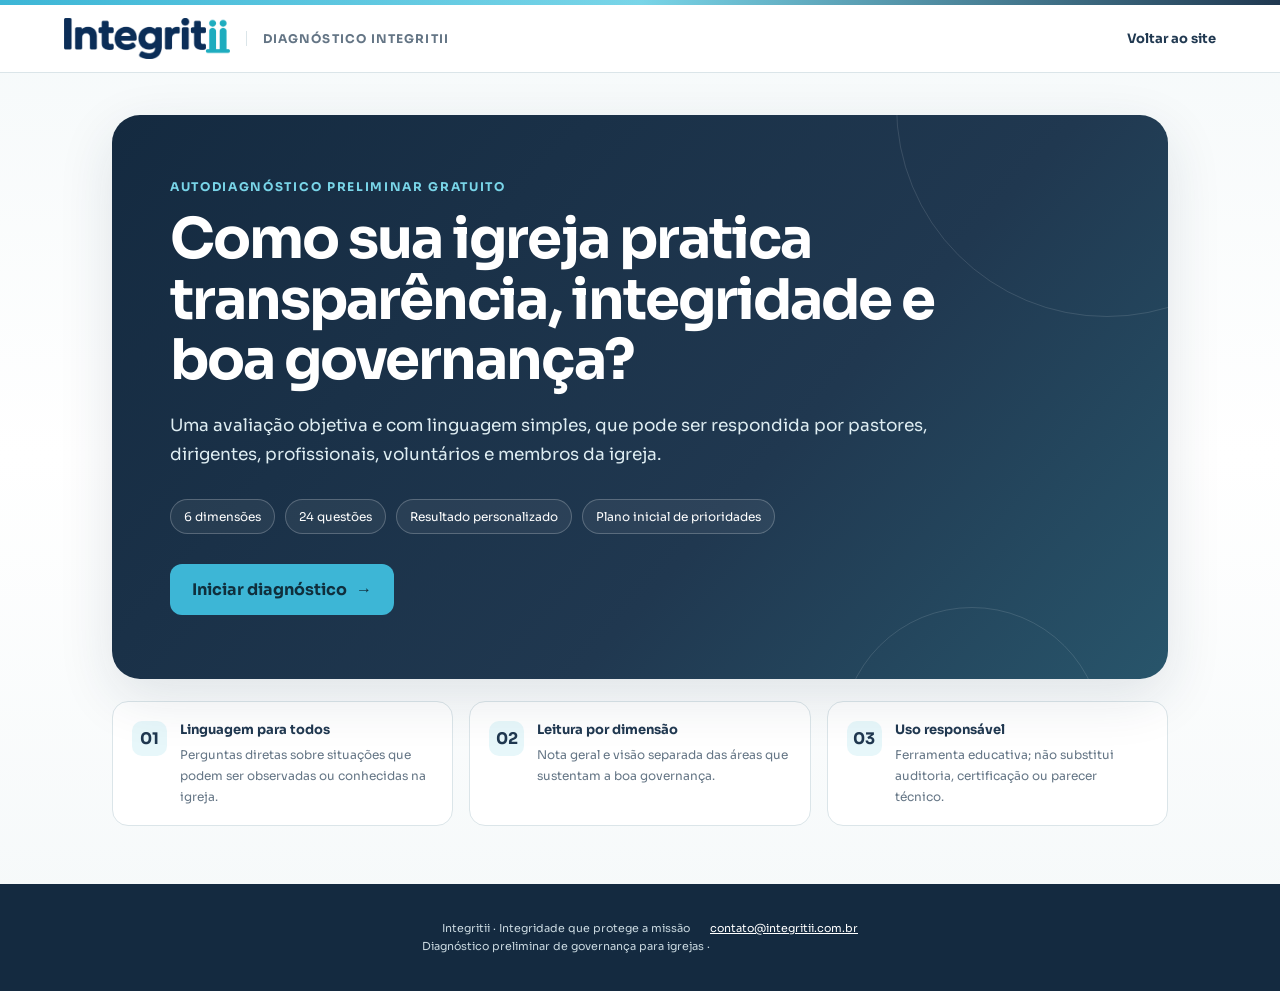
<file: diagnostico/index.html>
<!doctype html>
<html lang="pt-BR">
<head>
  <meta charset="utf-8">
  <meta name="viewport" content="width=device-width, initial-scale=1">
  <title>Diagnóstico de Transparência e Governança para Igrejas | Integritii</title>
  <meta name="description" content="Avaliação gratuita, simples e acessível das práticas percebidas de transparência, integridade e governança da sua igreja.">
  <meta name="theme-color" content="#203850">
  <link rel="icon" type="image/x-icon" href="../assets/images/favicon.ico">
  <link rel="icon" type="image/png" sizes="512x512" href="../assets/images/favicon.png">
  <link rel="apple-touch-icon" sizes="180x180" href="../assets/images/apple-touch-icon.png">
  <style>
    @font-face{font-family:Sora;src:url('../assets/fonts/sora-regular.woff2') format('woff2');font-weight:400;font-display:swap}
    @font-face{font-family:Sora;src:url('../assets/fonts/sora-medium.woff2') format('woff2');font-weight:500;font-display:swap}
    @font-face{font-family:Sora;src:url('../assets/fonts/sora-bold.woff2') format('woff2');font-weight:700;font-display:swap}
    :root{--navy:#203850;--navy2:#142a40;--cyan:#3db6d6;--cyan2:#79d5e8;--ice:#edf1f2;--pale:#f7fafb;--white:#fff;--ink:#1d2d3d;--muted:#647585;--line:#dbe5e9;--green:#218b68;--amber:#c38723;--red:#b65353;--shadow:0 18px 55px rgba(23,48,70,.12)}
    *{box-sizing:border-box}
    html{scroll-behavior:smooth}
    body{margin:0;font-family:Sora,Segoe UI,Arial,sans-serif;color:var(--ink);background:linear-gradient(180deg,#f5f9fa 0,#fff 46%,#f4f8f9 100%)}
    button,input,select{font:inherit}
    button:focus-visible,input:focus-visible,select:focus-visible,a:focus-visible{outline:3px solid rgba(61,182,214,.4);outline-offset:3px}
    .topbar{height:5px;background:linear-gradient(90deg,var(--cyan),var(--cyan2),var(--navy))}
    header{background:rgba(255,255,255,.96);border-bottom:1px solid var(--line);padding:13px 5%;display:flex;justify-content:space-between;align-items:center;gap:24px;position:sticky;top:0;z-index:20;backdrop-filter:blur(12px)}
    .brand{display:flex;align-items:center;gap:16px;text-decoration:none;color:var(--navy)}
    .brand img{display:block;width:166px;height:auto}
    .product{font-size:12px;font-weight:700;letter-spacing:.09em;text-transform:uppercase;border-left:1px solid var(--line);padding-left:16px;color:var(--muted)}
    .back{font-size:13px;color:var(--navy);text-decoration:none;font-weight:700}
    .shell{max-width:1100px;margin:auto;padding:42px 22px 58px}
    .hero{position:relative;overflow:hidden;background:linear-gradient(132deg,var(--navy2),var(--navy) 62%,#28556b);color:#fff;border-radius:28px;padding:64px 58px;box-shadow:var(--shadow)}
    .hero:before,.hero:after{content:"";position:absolute;border-radius:50%;border:1px solid rgba(255,255,255,.12)}
    .hero:before{width:420px;height:420px;right:-150px;top:-220px}
    .hero:after{width:260px;height:260px;right:65px;bottom:-190px}
    .eyebrow{font-size:12px;text-transform:uppercase;letter-spacing:.14em;font-weight:700;color:var(--cyan2)}
    .hero h1{font-size:clamp(36px,5vw,56px);line-height:1.08;margin:15px 0 20px;max-width:850px;letter-spacing:-.035em}
    .hero p{font-size:17px;line-height:1.72;max-width:780px;color:#deedf2;margin:0}
    .badges{display:flex;gap:10px;flex-wrap:wrap;margin:30px 0}
    .badge{padding:9px 13px;border:1px solid rgba(255,255,255,.22);background:rgba(255,255,255,.06);border-radius:999px;font-size:12px}
    .btn{display:inline-flex;align-items:center;justify-content:center;gap:9px;border:0;border-radius:12px;padding:15px 22px;font-weight:700;cursor:pointer;background:var(--cyan);color:#102f3d;text-decoration:none;transition:.18s transform,.18s box-shadow,.18s background}
    .btn:hover{transform:translateY(-1px);box-shadow:0 10px 25px rgba(61,182,214,.22)}
    .btn.secondary{background:#fff;color:var(--navy);border:1px solid var(--line);box-shadow:none}
    .btn.ghost{background:transparent;color:var(--navy);border:1px solid #b9cbd2}
    .trust{display:grid;grid-template-columns:repeat(3,1fr);gap:16px;margin:22px 0 0}
    .trust-item{background:#fff;border:1px solid var(--line);border-radius:16px;padding:19px;display:flex;gap:13px;align-items:flex-start}
    .trust-icon{width:35px;height:35px;flex:0 0 35px;border-radius:10px;display:grid;place-items:center;background:#e7f7fa;color:var(--navy);font-weight:700}
    .trust-item b{font-size:13px;color:var(--navy);display:block;margin-bottom:5px}
    .trust-item span{font-size:12px;line-height:1.5;color:var(--muted)}
    .card{background:#fff;border:1px solid rgba(211,225,230,.9);border-radius:22px;padding:34px;margin-top:24px;box-shadow:0 9px 32px rgba(23,52,71,.07)}
    .hidden{display:none!important}
    .quiz-head{display:flex;justify-content:space-between;gap:18px;font-size:12px;color:var(--muted)}
    .progress{height:8px;background:#e7eef1;border-radius:99px;overflow:hidden;margin:15px 0 28px}
    .progress span{display:block;height:100%;background:linear-gradient(90deg,var(--cyan),#6dd2e5);transition:width .3s}
    .dimension{font-size:12px;text-transform:uppercase;letter-spacing:.11em;color:#277d96;font-weight:700}
    .question{font-size:clamp(22px,3vw,29px);font-weight:700;line-height:1.38;letter-spacing:-.018em;margin:13px 0 24px;max-width:900px}
    .quiz-guidance{margin:-9px 0 21px;padding:13px 15px;border-left:4px solid var(--cyan);background:#f0f8fa;color:var(--muted);font-size:12px;line-height:1.55}
    .options{display:grid;gap:10px}
    .option{width:100%;text-align:left;border:1px solid var(--line);padding:15px 17px;border-radius:12px;cursor:pointer;transition:.15s;background:#fff;color:var(--ink);display:flex;gap:13px;align-items:center}
    .option:hover,.option.active{border-color:var(--cyan);background:#eefafb}
    .option-number{width:29px;height:29px;flex:0 0 29px;border-radius:8px;display:grid;place-items:center;background:var(--ice);font-weight:700;color:var(--navy)}
    .option.active .option-number{background:var(--cyan);color:#0f3341}
    .nav{display:flex;justify-content:space-between;gap:12px;margin-top:24px}
    .gate-intro{max-width:760px}
    .gate-intro h2,.result-title{font-size:clamp(27px,4vw,38px);line-height:1.2;color:var(--navy);margin:10px 0 12px}
    .gate-intro p{color:var(--muted);line-height:1.65}
    .formgrid{display:grid;grid-template-columns:1fr 1fr;gap:15px;margin-top:24px}
    .field label{display:block;font-size:12px;font-weight:700;margin:0 0 7px;color:#526675}
    input,select{width:100%;padding:14px;border:1px solid #cedce2;border-radius:10px;font-size:14px;background:#fff;color:var(--ink)}
    .consent{display:flex;gap:10px;align-items:flex-start;margin:19px 0 16px;font-size:11px;line-height:1.55;color:var(--muted)}
    .consent input{width:auto;margin-top:3px}
    .error{color:var(--red);font-size:12px;margin-top:10px;min-height:18px}
    .result-hero{background:linear-gradient(135deg,#fff,#f2f8f9)}
    .scoregrid{display:grid;grid-template-columns:245px 1fr;gap:36px;align-items:center;margin-top:24px}
    .ring{--score:0;width:220px;height:220px;border-radius:50%;display:grid;place-items:center;background:conic-gradient(var(--cyan) calc(var(--score)*1%),#e3ecef 0);position:relative;box-shadow:inset 0 0 0 1px rgba(31,56,80,.04)}
    .ring:after{content:"";position:absolute;width:172px;height:172px;border-radius:50%;background:#fff}
    .ringtext{z-index:1;text-align:center}.ringtext strong{font-size:50px;color:var(--navy)}.ringtext span{display:block;font-size:11px;color:var(--muted)}
    .level{font-size:30px;color:var(--navy);margin:0 0 8px}
    .summary{color:var(--muted);line-height:1.68;margin:0 0 22px}
    .visibility-note{margin:0 0 20px;padding:13px 15px;border-radius:10px;background:#edf6f8;color:#496574;font-size:12px;line-height:1.55}
    .bars{display:grid;gap:13px}
    .barhead{display:flex;justify-content:space-between;gap:10px;font-size:12px;font-weight:600}.barhead span:last-child{text-align:right;color:#2d8ca5}
    .track{height:9px;background:#e5edef;border-radius:99px;overflow:hidden;margin-top:6px}.fill{height:100%;background:linear-gradient(90deg,#2d8ca5,var(--cyan));border-radius:99px}
    .radar-card{display:grid;grid-template-columns:.72fr 1.28fr;gap:28px;align-items:center}.radar-copy p{color:var(--muted);line-height:1.65}.radar-box{min-height:420px;display:grid;place-items:center;overflow:hidden}.radar-box svg{width:100%;max-width:560px;height:auto}.radar-grid{fill:none;stroke:#cfdee4;stroke-width:1}.radar-axis{stroke:#dce7eb;stroke-width:1}.radar-area{fill:#3db6d638;stroke:var(--cyan);stroke-width:3}.radar-dot{fill:var(--navy);stroke:white;stroke-width:2}.radar-label{fill:#405467;font-size:12px;font-weight:700}.radar-value{fill:#2d8ca5;font-size:11px;font-weight:800}.maturity-scale{display:grid;grid-template-columns:repeat(5,1fr);gap:9px;margin-top:20px}.maturity-step{padding:17px 13px;border:1px solid var(--line);border-radius:12px;background:#f8fbfc}.maturity-step.active{color:white;background:linear-gradient(145deg,var(--navy),#2d6e82);border-color:transparent;box-shadow:0 10px 24px #20385022}.maturity-step small,.maturity-step strong,.maturity-step span{display:block}.maturity-step small{font-size:9px;text-transform:uppercase;letter-spacing:.7px;color:#2d8ca5;font-weight:800}.maturity-step.active small{color:#8fe5f4}.maturity-step strong{font-size:13px;margin:7px 0 5px}.maturity-step span{font-size:10.5px;line-height:1.42;color:var(--muted)}.maturity-step.active span{color:#e1f2f5}.method-copy{color:var(--muted);line-height:1.65}
    .insights{display:grid;grid-template-columns:repeat(3,1fr);gap:14px}
    .insight{padding:20px;border-radius:15px;background:var(--ice);border:1px solid #dfebee}
    .insight .tag{font-size:10px;text-transform:uppercase;letter-spacing:.09em;color:#34798d;font-weight:700}.insight b{display:block;margin:8px 0;color:var(--navy);font-size:14px}.insight span{font-size:12px;line-height:1.55;color:var(--muted)}
    .action-list{display:grid;gap:12px;counter-reset:action;margin-top:20px}
    .action{counter-increment:action;border:1px solid var(--line);border-radius:14px;padding:18px 18px 18px 58px;position:relative}
    .action:before{content:counter(action);position:absolute;left:17px;top:17px;width:28px;height:28px;border-radius:8px;background:var(--navy);color:#fff;display:grid;place-items:center;font-size:12px;font-weight:700}
    .action b{display:block;color:var(--navy);font-size:13px;margin-bottom:5px}.action span{font-size:12px;color:var(--muted);line-height:1.55}
    .guide{background:var(--navy);color:#fff;display:grid;grid-template-columns:1fr auto;gap:30px;align-items:center}.guide h2{margin:9px 0 10px;font-size:27px}.guide p{color:#d9e8ed;line-height:1.65;font-size:13px;margin:0}
    .notice{font-size:11px;color:#788895;line-height:1.6;margin:22px 4px 0}
    footer{background:var(--navy2);color:#c9d8df;padding:36px 5%;display:flex;justify-content:center;text-align:center;font-size:11px;line-height:1.6}
    @media(max-width:860px){.radar-card{grid-template-columns:1fr}.maturity-scale{grid-template-columns:1fr 1fr}.radar-box{min-height:350px}}@media(max-width:780px){header{padding:11px 18px}.brand img{width:130px}.product{display:none}.back{font-size:11px}.shell{padding:25px 15px 44px}.hero{padding:40px 24px;border-radius:20px}.hero p{font-size:15px}.trust,.formgrid,.scoregrid,.insights{grid-template-columns:1fr}.trust{gap:10px}.card{padding:24px 19px;border-radius:18px}.ring{margin:auto}.nav .btn{padding:13px 15px}.guide{grid-template-columns:1fr}.formgrid .full{grid-column:auto!important}.maturity-scale{grid-template-columns:1fr}.radar-box{min-height:310px}.barhead{font-size:11px}}
    @page{size:A4 portrait;margin:12mm}
    @media print{
      html,body{background:#fff!important;width:100%;font-size:10pt}
      body{-webkit-print-color-adjust:exact;print-color-adjust:exact}
      header,.topbar,.hero,.trust,#quiz,#gate,.nav,.guide,.cta-card,footer{display:none!important}
      .shell{max-width:none;margin:0;padding:0}
      #result{display:block!important}
      .card{box-shadow:none;border:1px solid #dbe5e9;border-radius:10px;margin:0 0 7mm;padding:7mm;break-inside:avoid-page;page-break-inside:avoid}
      h1,h2,h3,.dimension,.result-title{break-after:avoid-page;page-break-after:avoid}
      .result-title{font-size:22pt}
      .scoregrid{grid-template-columns:42mm 1fr;gap:7mm;break-inside:avoid-page;page-break-inside:avoid}
      .ring{width:38mm;height:38mm}.ring:after{width:29mm;height:29mm}.ringtext strong{font-size:26pt}
      .bars,.bars>div,.barhead,.insight,.action,.maturity-step,.notice{break-inside:avoid-page;page-break-inside:avoid}
      .bars{gap:3mm}.track{height:2.2mm}
      .radar-card{grid-template-columns:42mm 1fr;gap:5mm}
      .radar-box{min-height:0}.radar-box svg{width:100%;max-width:118mm;max-height:118mm}
      .insights{grid-template-columns:repeat(3,1fr);gap:3mm}
      .insight{padding:4mm}
      .action-list{gap:3mm}.action{padding:4mm 4mm 4mm 14mm}
      .maturity-scale{grid-template-columns:repeat(5,1fr);gap:2mm}
      .maturity-step{padding:3mm 2.5mm}
      .notice{font-size:8pt;margin:4mm 0 0}
    }
  </style>
</head>
<body>
  <div class="topbar"></div>
  <header>
    <a class="brand" href="https://www.integritii.com.br" aria-label="Integritii — página inicial">
      <img src="../assets/images/logo-integritii-azul.png" alt="Integritii">
      <span class="product">Diagnóstico Integritii</span>
    </a>
    <a class="back" href="https://www.integritii.com.br">Voltar ao site</a>
  </header>

  <main class="shell">
    <section id="intro" class="hero">
      <div class="eyebrow">Autodiagnóstico preliminar gratuito</div>
      <h1>Como sua igreja pratica transparência, integridade e boa governança?</h1>
      <p>Uma avaliação objetiva e com linguagem simples, que pode ser respondida por pastores, dirigentes, profissionais, voluntários e membros da igreja.</p>
      <div class="badges">
        <span class="badge">6 dimensões</span><span class="badge">24 questões</span><span class="badge">Resultado personalizado</span><span class="badge">Plano inicial de prioridades</span>
      </div>
      <button class="btn" type="button" onclick="startDiagnostic()">Iniciar diagnóstico <span aria-hidden="true">→</span></button>
    </section>

    <section id="trust" class="trust" aria-label="Características do diagnóstico">
      <div class="trust-item"><div class="trust-icon">01</div><div><b>Linguagem para todos</b><span>Perguntas diretas sobre situações que podem ser observadas ou conhecidas na igreja.</span></div></div>
      <div class="trust-item"><div class="trust-icon">02</div><div><b>Leitura por dimensão</b><span>Nota geral e visão separada das áreas que sustentam a boa governança.</span></div></div>
      <div class="trust-item"><div class="trust-icon">03</div><div><b>Uso responsável</b><span>Ferramenta educativa; não substitui auditoria, certificação ou parecer técnico.</span></div></div>
    </section>

    <section id="quiz" class="card hidden" aria-live="polite">
      <div class="quiz-head"><span id="qcount"></span><span id="pct"></span></div>
      <div class="progress" aria-hidden="true"><span id="prog"></span></div>
      <div id="dimension" class="dimension"></div>
      <div id="question" class="question"></div>
      <p class="quiz-guidance">Responda com base no que você conhece ou consegue observar. Se a informação não é divulgada ou você não tem acesso, selecione “Não sei ou não tenho acesso”.</p>
      <div id="options" class="options" role="radiogroup" aria-label="Opções de resposta"></div>
      <div class="nav"><button class="btn secondary" type="button" onclick="previousQuestion()">← Voltar</button><button id="next" class="btn" type="button" onclick="nextQuestion()">Continuar →</button></div>
    </section>

    <form id="gate" class="card hidden" action="https://formsubmit.co/contato@integritii.com.br" method="POST">
      <input type="hidden" name="_subject" value="Novo Diagnóstico Integritii — Governança de Igrejas">
      <input type="hidden" name="_template" value="table">
      <input type="hidden" name="_next" value="http://www.integritii.com.br/diagnostico/?resultado=1">
      <input type="hidden" name="_url" value="http://www.integritii.com.br/diagnostico/">
      <input type="hidden" id="autoresponse" name="_autoresponse" value="">
      <input type="text" name="_honey" tabindex="-1" autocomplete="off" style="display:none">
      <input type="hidden" id="submittedAt" name="Data e hora" value="">
      <input type="hidden" id="submittedScore" name="Índice geral" value="">
      <input type="hidden" id="submittedLevel" name="Classificação do resultado" value="">
      <input type="hidden" id="submittedDimensions" name="Resultados por dimensão" value="">
      <input type="hidden" id="submittedUnknown" name="Respostas sem acesso à informação" value="">
      <div class="gate-intro">
        <div class="dimension">Seu resultado foi calculado</div>
        <h2>Identifique sua igreja para acessar a análise completa</h2>
        <p>Essas informações contextualizam o diagnóstico e permitem que o Integritii apresente conteúdos e orientações relacionados à governança eclesiástica.</p>
      </div>
      <div class="formgrid">
        <div class="field"><label for="name">Nome *</label><input id="name" name="Nome" autocomplete="name" required></div>
        <div class="field"><label for="church">Igreja ou organização religiosa *</label><input id="church" name="Igreja" autocomplete="organization" required></div>
        <div class="field"><label for="role">Relação com a igreja *</label><select id="role" name="Função" required><option value="">Selecione</option><option>Pastor(a) ou líder principal</option><option>Membro da diretoria</option><option>Conselheiro(a)</option><option>Tesoureiro(a) ou responsável financeiro</option><option>Líder de ministério</option><option>Contador(a), auditor(a) ou assessor(a)</option><option>Voluntário(a)</option><option>Membro ou frequentador(a)</option><option>Outro</option></select></div>
        <div class="field"><label for="phone">WhatsApp *</label><input id="phone" name="WhatsApp" inputmode="tel" autocomplete="tel" placeholder="(00) 00000-0000" required></div>
        <div class="field"><label for="email">E-mail *</label><input id="email" name="email" type="email" autocomplete="email" required></div>
        <div class="field"><label for="city">Cidade e estado *</label><input id="city" name="Cidade e estado" placeholder="Ex.: Piracicaba/SP" required></div>
        <div class="field full" style="grid-column:1/-1"><label for="site">Site ou rede social da igreja</label><input id="site" name="Site ou rede social" inputmode="url" placeholder="www.suaigreja.org.br"></div>
      </div>
      <label class="consent"><input id="consent" type="checkbox"> <span>Concordo com o tratamento dos dados informados para entrega deste diagnóstico e contato relacionado ao Integritii, nos termos da legislação aplicável. O envio utiliza um serviço técnico externo de formulários para encaminhar a resposta automática. Compreendo que esta avaliação é preliminar e baseada nas respostas fornecidas.</span></label>
      <button class="btn" id="submitResult" type="button" onclick="unlockResult()">Receber resultado e e-book →</button>
      <div id="formerror" class="error" role="alert"></div>
    </form>

    <section id="result" class="hidden">
      <div class="card result-hero">
        <div class="dimension">Índice Integritii de Transparência, Integridade e Governança Percebidas</div>
        <h2 id="hello" class="result-title"></h2>
        <div class="scoregrid">
          <div class="ring" id="ring"><div class="ringtext"><strong id="score"></strong><span>de 100 pontos</span></div></div>
          <div><h3 id="level" class="level"></h3><p id="summary" class="summary"></p><p id="visibilityNote" class="visibility-note"></p><div id="bars" class="bars"></div></div>
        </div>
      </div>

      <div class="card radar-card"><div class="radar-copy"><div class="dimension">Mapa de maturidade percebida</div><h2>Visão integrada dos seis eixos</h2><p>O gráfico radar evidencia o equilíbrio entre liderança, transparência, integridade, finanças, proteção e sustentabilidade da missão. O resultado representa a percepção informada pelo participante.</p></div><div id="radar" class="radar-box" role="img" aria-label="Gráfico radar da maturidade percebida da governança da igreja"></div></div>

      <div class="card">
        <div class="dimension">Leitura do resultado</div><h2>O que suas respostas indicam</h2>
        <div class="insights">
          <div class="insight"><div class="tag">Prática mais percebida</div><b id="strongTitle"></b><span id="strong"></span></div>
          <div class="insight"><div class="tag">Ponto de atenção</div><b id="weakTitle"></b><span id="weak"></span></div>
          <div class="insight"><div class="tag">Próximo passo</div><b>Plano de evolução</b><span id="priority"></span></div>
        </div>
      </div>

      <div class="card">
        <div class="dimension">Plano inicial</div><h2>Três prioridades recomendadas</h2>
        <div id="actions" class="action-list"></div>
      </div>

      <div class="card"><div class="dimension">Jornada Integritii</div><h2>Trilha recomendada de evolução</h2><p class="method-copy">O nível percebido orienta a jornada: alinhar responsabilidades, diagnosticar lacunas, implementar fundamentos, consolidar práticas ou aprender e melhorar continuamente.</p><div id="maturityPath" class="maturity-scale"></div></div>

      <div class="card guide">
        <div><div class="eyebrow">Conteúdo Integritii</div><h2>Guia Inicial de Governança para Igrejas</h2><p>Material prático com fundamentos de liderança responsável, transparência, integridade, controles, prestação de contas e proteção da missão.</p></div>
        <a class="btn" href="../assets/downloads/Kit_Inicial_Integritii_para_Igrejas.pdf" download>Baixar guia gratuito ↓</a>
      </div>

      <div class="card cta-card">
        <div class="dimension">Aprofundamento</div><h2>Quer transformar o diagnóstico em um plano de ação?</h2>
        <p class="summary">O Integritii pode apoiar a liderança na leitura das causas, riscos e prioridades, respeitando o porte, a tradição e a realidade institucional da igreja.</p>
        <div class="result-actions" style="display:flex;gap:10px;flex-wrap:wrap;margin-top:20px">
          <a class="btn" href="https://wa.me/5519920041267?text=Ol%C3%A1%2C%20conclu%C3%AD%20o%20Diagn%C3%B3stico%20Integritii%20e%20gostaria%20de%20conhecer%20os%20pr%C3%B3ximos%20passos." target="_blank" rel="noopener">Entrar em contato →</a>
          <button class="btn ghost" type="button" onclick="window.print()">Baixar resultado em PDF</button>
          <button class="btn ghost" type="button" onclick="startNewDiagnostic()">Começar novo diagnóstico</button>
        </div>
      </div>

      <p class="notice">O Índice Integritii de Transparência, Integridade e Governança Percebidas é um instrumento educativo calculado exclusivamente a partir do conhecimento e da percepção do participante. Uma resposta “Não sei ou não tenho acesso” pode indicar falta de comunicação ou de acesso à informação, mas não comprova que a prática inexiste. O diagnóstico não representa auditoria, asseguração, certificação, acreditação, selo de conformidade ou parecer jurídico, contábil ou financeiro.</p>
    </section>
  </main>

  <footer>Integritii · Integridade que protege a missão<br>Diagnóstico preliminar de governança para igrejas · <a href="mailto:contato@integritii.com.br" style="color:#fff">contato@integritii.com.br</a></footer>

  <script>
    const dimensions={
      "Liderança e Responsabilidades":20,
      "Transparência e Prestação de Contas":20,
      "Integridade, Ética e Conformidade":15,
      "Gestão Financeira e Controles":20,
      "Riscos, Continuidade e Proteção":10,
      "Missão, Planejamento e Sustentabilidade":15
    };

    const questions=[
      ["Liderança e Responsabilidades","A igreja informa claramente quem são os responsáveis pelas decisões administrativas e financeiras?"],
      ["Liderança e Responsabilidades","As funções do pastor, da diretoria, do conselho e da tesouraria são explicadas aos membros?"],
      ["Liderança e Responsabilidades","As decisões importantes são registradas e comunicadas às pessoas interessadas?"],
      ["Liderança e Responsabilidades","Existem regras conhecidas para escolha, mandato e substituição dos dirigentes?"],
      ["Transparência e Prestação de Contas","Nos últimos 12 meses, a igreja apresentou aos membros um relatório claro de receitas e despesas?"],
      ["Transparência e Prestação de Contas","Os membros conseguem acessar ou solicitar as demonstrações financeiras ou contábeis da igreja?"],
      ["Transparência e Prestação de Contas","Campanhas, projetos e ofertas para finalidades específicas recebem uma prestação de contas própria?"],
      ["Transparência e Prestação de Contas","A igreja divulga suas atividades, projetos e resultados sociais ou ministeriais?"],
      ["Integridade, Ética e Conformidade","Existem orientações de ética e comportamento para líderes, empregados e voluntários?"],
      ["Integridade, Ética e Conformidade","Há regras para impedir que líderes decidam sozinhos assuntos que possam beneficiar a si mesmos ou seus familiares?"],
      ["Integridade, Ética e Conformidade","Existe um meio seguro para comunicar dúvidas, abusos, desvios ou irregularidades?"],
      ["Integridade, Ética e Conformidade","A igreja informa quem é responsável por acompanhar suas obrigações legais, contábeis, trabalhistas e de proteção de dados?"],
      ["Gestão Financeira e Controles","A igreja prepara um orçamento anual e acompanha se os gastos estão de acordo com o planejado?"],
      ["Gestão Financeira e Controles","Mais de uma pessoa participa da autorização e da conferência de pagamentos importantes?"],
      ["Gestão Financeira e Controles","As entradas, saídas e contas bancárias são conferidas regularmente com os registros da igreja?"],
      ["Gestão Financeira e Controles","As demonstrações contábeis são preparadas por profissional habilitado e revisadas pela diretoria ou pelo conselho?"],
      ["Riscos, Continuidade e Proteção","A igreja identifica situações que podem causar prejuízos financeiros, legais, operacionais ou à sua reputação?"],
      ["Riscos, Continuidade e Proteção","Existe um plano para manter as atividades em casos de crise, emergência ou mudança inesperada de liderança?"],
      ["Riscos, Continuidade e Proteção","Existem regras conhecidas para proteger crianças, adolescentes e pessoas vulneráveis?"],
      ["Riscos, Continuidade e Proteção","Documentos, dados pessoais, senhas, contas digitais e patrimônio possuem acesso controlado?"],
      ["Missão, Planejamento e Sustentabilidade","A missão, as prioridades e os objetivos da igreja são conhecidos pelos membros?"],
      ["Missão, Planejamento e Sustentabilidade","A igreja planeja suas atividades considerando os recursos financeiros, as pessoas e a estrutura disponíveis?"],
      ["Missão, Planejamento e Sustentabilidade","A liderança acompanha se os projetos e ministérios estão alcançando os resultados esperados?"],
      ["Missão, Planejamento e Sustentabilidade","A igreja mantém planejamento financeiro ou reservas para enfrentar imprevistos e preservar suas atividades?" ]
    ];

    const answerOptions=[
      {label:"Sim, isso acontece",symbol:"✓",score:4},
      {label:"Acontece em parte ou sem regularidade",symbol:"◐",score:2},
      {label:"Não acontece",symbol:"×",score:0},
      {label:"Não sei ou não tenho acesso",symbol:"?",score:0,unknown:true}
    ];

    const recommendations={
      "Liderança e Responsabilidades":"Definir e comunicar quem decide, quem aprova, quais são as responsabilidades e como as decisões importantes são registradas.",
      "Transparência e Prestação de Contas":"Criar uma rotina de relatórios financeiros e ministeriais claros, com acesso adequado para membros e responsáveis.",
      "Integridade, Ética e Conformidade":"Estabelecer orientações de conduta, regras para conflitos de interesses, um canal seguro de relato e responsáveis pelas obrigações da igreja.",
      "Gestão Financeira e Controles":"Organizar orçamento, aprovações, conferências bancárias e revisão das informações contábeis por pessoas responsáveis.",
      "Riscos, Continuidade e Proteção":"Identificar os principais riscos e criar medidas para crises, proteção de pessoas vulneráveis, dados, documentos e patrimônio.",
      "Missão, Planejamento e Sustentabilidade":"Relacionar missão, objetivos, atividades, recursos, resultados e reservas em um planejamento periódico."
    };

    let current=0;
    let answers=Array(questions.length).fill(null);
    const $=id=>document.getElementById(id);

    function startDiagnostic(){
      $("intro").classList.add("hidden");
      $("trust").classList.add("hidden");
      $("quiz").classList.remove("hidden");
      renderQuestion();
      window.scrollTo({top:0,behavior:"smooth"});
    }

    function renderQuestion(){
      const completed=answers.filter(value=>value!==null).length;
      const percent=Math.round((completed/questions.length)*100);
      $("qcount").textContent=`Questão ${current+1} de ${questions.length}`;
      $("pct").textContent=`${percent}% concluído`;
      $("prog").style.width=`${percent}%`;
      $("dimension").textContent=questions[current][0];
      $("question").textContent=questions[current][1];
      $("options").innerHTML=answerOptions.map((option,index)=>`<button type="button" role="radio" aria-checked="${answers[current]===index}" class="option ${answers[current]===index?'active':''}" onclick="chooseAnswer(${index})"><span class="option-number">${option.symbol}</span><span>${option.label}</span></button>`).join("");
      $("next").textContent=current===questions.length-1?"Concluir diagnóstico →":"Continuar →";
    }

    function chooseAnswer(value){answers[current]=value;renderQuestion()}

    function nextQuestion(){
      if(answers[current]===null){alert("Selecione a opção que melhor representa a realidade atual da igreja.");return}
      if(current<questions.length-1){current++;renderQuestion();$("quiz").scrollIntoView({behavior:"smooth",block:"start"})}
      else{$("quiz").classList.add("hidden");$("gate").classList.remove("hidden");$("gate").scrollIntoView({behavior:"smooth",block:"start"})}
    }

    function previousQuestion(){if(current>0){current--;renderQuestion()}}

    function calculate(){
      const scores={};
      Object.keys(dimensions).forEach(dimension=>{
        const indexes=questions.map((item,index)=>item[0]===dimension?index:-1).filter(index=>index>=0);
        scores[dimension]=Math.round(indexes.reduce((sum,index)=>sum+answerOptions[answers[index]].score,0)/(indexes.length*4)*100);
      });
      const total=Math.round(Object.entries(scores).reduce((sum,[dimension,value])=>sum+value*dimensions[dimension]/100,0));
      const unknownCount=answers.filter(answer=>answerOptions[answer].unknown).length;
      return [total,scores,unknownCount];
    }

    function validEmail(value){return /^[^\s@]+@[^\s@]+\.[^\s@]+$/.test(value)}

    function integritiiMaturity(score){
      if(score<=20)return{name:"Práticas pouco visíveis",short:"Pouco visíveis",stage:"Alinhar",range:"0–20",summary:"As respostas indicam baixa percepção de práticas essenciais de transparência, integridade e organização. Isso pode refletir práticas ainda não adotadas ou informações pouco acessíveis.",action:"Alinhar responsabilidades, acesso à informação e fundamentos mínimos de proteção."};
      if(score<=40)return{name:"Práticas iniciais",short:"Iniciais",stage:"Diagnosticar",range:"21–40",summary:"Algumas condutas são percebidas, mas ainda existem lacunas importantes de execução, regularidade ou comunicação com os membros.",action:"Diagnosticar lacunas, riscos e prioridades de governança."};
      if(score<=60)return{name:"Práticas em desenvolvimento",short:"Em desenvolvimento",stage:"Implementar",range:"41–60",summary:"A igreja demonstra iniciativas relevantes, porém ainda há oportunidades para tornar as rotinas mais consistentes, conhecidas e acessíveis.",action:"Implementar políticas, controles, rotinas e evidências proporcionais."};
      if(score<=80)return{name:"Práticas consistentes",short:"Consistentes",stage:"Consolidar",range:"61–80",summary:"As respostas indicam boa presença de transparência, integridade e organização. O próximo passo é ampliar a regularidade, a documentação e o acesso às informações.",action:"Consolidar práticas, ampliar visibilidade e acompanhar efetividade."};
      return{name:"Práticas amplamente percebidas",short:"Amplamente percebidas",stage:"Aprender e melhorar",range:"81–100",summary:"As respostas indicam práticas consistentes e visíveis. O foco deve ser preservar a cultura de integridade, verificar a efetividade e promover melhoria contínua.",action:"Aprender, revisar a efetividade e promover melhoria contínua."};
    }
    function maturity(score){const m=integritiiMaturity(score);return[m.name,m.summary]}
    function renderIntegritiiPath(score){const levels=[{range:"0–20",stage:"Alinhar",name:"Pouco visíveis",action:"Responsabilidades e fundamentos"},{range:"21–40",stage:"Diagnosticar",name:"Iniciais",action:"Lacunas, riscos e prioridades"},{range:"41–60",stage:"Implementar",name:"Em desenvolvimento",action:"Práticas, controles e evidências"},{range:"61–80",stage:"Consolidar",name:"Consistentes",action:"Regularidade e efetividade"},{range:"81–100",stage:"Aprender",name:"Amplamente percebidas",action:"Cultura e melhoria contínua"}];const active=score<=20?0:score<=40?1:score<=60?2:score<=80?3:4;$("maturityPath").innerHTML=levels.map((x,n)=>`<div class="maturity-step ${n===active?"active":""}"><small>${x.range} · ${x.stage}</small><strong>${x.name}</strong><span>${x.action}</span></div>`).join("")}
    function renderIntegritiiRadar(scores){const entries=Object.entries(scores),names=["Liderança","Transparência","Integridade","Finanças e controles","Riscos e proteção","Missão e sustentabilidade"],size=600,c=300,r=185,count=entries.length;const point=(idx,value,extra=0)=>{const a=-Math.PI/2+Math.PI*2*idx/count,rr=r*(value/100)+extra;return[c+Math.cos(a)*rr,c+Math.sin(a)*rr]};const polygon=value=>entries.map((_,idx)=>point(idx,value)).map(p=>p.join(",")).join(" ");const grids=[20,40,60,80,100].map(v=>`<polygon class="radar-grid" points="${polygon(v)}"/>`).join("");const axes=entries.map((_,idx)=>{const p=point(idx,100);return`<line class="radar-axis" x1="${c}" y1="${c}" x2="${p[0]}" y2="${p[1]}"/>`}).join("");const area=entries.map(([_,v],idx)=>point(idx,v)).map(p=>p.join(",")).join(" ");const dots=entries.map(([_,v],idx)=>{const p=point(idx,v);return`<circle class="radar-dot" cx="${p[0]}" cy="${p[1]}" r="5"/>`}).join("");const labelsSvg=entries.map(([_,v],idx)=>{const p=point(idx,100,52),anchor=p[0]<c-20?"end":p[0]>c+20?"start":"middle",dy=p[1]<c-40?-6:p[1]>c+40?14:4;return`<text class="radar-label" x="${p[0]}" y="${p[1]+dy}" text-anchor="${anchor}">${names[idx]}</text><text class="radar-value" x="${p[0]}" y="${p[1]+dy+16}" text-anchor="${anchor}">${v}/100</text>`}).join("");$("radar").innerHTML=`<svg viewBox="0 0 ${size} ${size}" aria-hidden="true"><g>${grids}${axes}<polygon class="radar-area" points="${area}"/>${dots}${labelsSvg}</g></svg>`}

    function unlockResult(){
      const required=["name","church","role","phone","email","city"];
      const missing=required.some(id=>!$(id).value.trim());
      if(missing||!validEmail($("email").value.trim())||!$("consent").checked){
        $("formerror").textContent="Preencha os campos obrigatórios, informe um e-mail válido e confirme o consentimento para prosseguir.";return;
      }
      $("formerror").textContent="";
      const [score,scores,unknownCount]=calculate();
      const [level]=maturity(score);
      const record={createdAt:new Date().toISOString(),name:$("name").value.trim(),church:$("church").value.trim(),role:$("role").value,phone:$("phone").value.trim(),email:$("email").value.trim(),city:$("city").value.trim(),site:$("site").value.trim(),score,level,scores,unknownCount};
      try{localStorage.setItem("integritii-diagnostico-unificado-v2",JSON.stringify(record))}catch(error){}
      $("submittedAt").value=new Date().toLocaleString("pt-BR");
      $("submittedScore").value=`${score}/100`;
      $("submittedLevel").value=level;
      $("submittedDimensions").value=Object.entries(scores).map(([dimension,value])=>`${dimension}: ${value}/100`).join(" | ");
      $("submittedUnknown").value=`${unknownCount} de ${questions.length}`;
      $("autoresponse").value=`Olá, ${record.name}. Recebemos o Diagnóstico Integritii de ${record.church}. O resultado geral foi ${score}/100 — ${level}. Acesse novamente seu resultado neste dispositivo em http://www.integritii.com.br/diagnostico/?resultado=1 e baixe gratuitamente o Guia Inicial de Governança para Igrejas em http://www.integritii.com.br/assets/downloads/Kit_Inicial_Integritii_para_Igrejas.pdf. Esta é uma avaliação preliminar baseada nas respostas informadas e não constitui auditoria ou certificação. Integritii — integridade que protege a missão.`;
      $("submitResult").disabled=true;
      $("submitResult").textContent="Enviando resultado…";
      $("gate").submit();
    }

    function showResult(score,scores,unknownCount=0){
      $("score").textContent=score;
      $("ring").style.setProperty("--score",score);
      $("hello").textContent=`${$("name").value}, este é o resultado de ${$("church").value}.`;
      const profile=integritiiMaturity(score),level=profile.name,summary=profile.summary;
      $("level").textContent=`${level} · ${profile.stage}`;
      $("summary").textContent=`${summary} Próxima orientação da Jornada Integritii: ${profile.action}`;
      $("visibilityNote").textContent=unknownCount===0
        ?"Você informou conhecer todas as práticas avaliadas."
        :`Em ${unknownCount} de ${questions.length} questões, você indicou não saber ou não ter acesso à informação. Isso reduz a percepção de transparência, mas não comprova que essas práticas inexistem.`;
      $("bars").innerHTML=Object.entries(scores).map(([dimension,value])=>`<div><div class="barhead"><span>${dimension}</span><span>${value}/100 · ${integritiiMaturity(value).short}</span></div><div class="track"><div class="fill" style="width:${value}%"></div></div></div>`).join("");renderIntegritiiRadar(scores);renderIntegritiiPath(score);
      const ordered=Object.entries(scores).sort((a,b)=>b[1]-a[1]);
      const strongest=ordered[0];
      const weakest=ordered[ordered.length-1];
      $("strongTitle").textContent=strongest[0];
      $("strong").textContent=`Pontuação ${strongest[1]}/100. Preserve as práticas existentes e verifique se elas estão documentadas e monitoradas.`;
      $("weakTitle").textContent=weakest[0];
      $("weak").textContent=`Pontuação ${weakest[1]}/100. Esta dimensão merece atenção prioritária da liderança.`;
      $("priority").textContent=`Defina responsáveis, prazo e evidências de execução para fortalecer ${weakest[0].toLowerCase()}.`;
      const priorities=ordered.slice(-3).reverse();
      $("actions").innerHTML=priorities.map(([dimension,value])=>`<div class="action"><b>${dimension} · ${value}/100</b><span>${recommendations[dimension]}</span></div>`).join("");
    }

    function startNewDiagnostic(){
      try{localStorage.removeItem("integritii-diagnostico-unificado-v2")}catch(error){}
      window.location.href=window.location.pathname;
    }

    function restoreSubmittedResult(){
      if(!new URLSearchParams(window.location.search).has("resultado"))return;
      let record;
      try{record=JSON.parse(localStorage.getItem("integritii-diagnostico-unificado-v2")||"null")}catch(error){record=null}
      if(!record)return;
      ["name","church","role","phone","email","city","site"].forEach(id=>{if($(id)&&record[id]!==undefined)$(id).value=record[id]});
      $("intro").classList.add("hidden");$("trust").classList.add("hidden");$("quiz").classList.add("hidden");$("gate").classList.add("hidden");$("result").classList.remove("hidden");
      showResult(record.score,record.scores,record.unknownCount||0);
    }

    document.addEventListener("DOMContentLoaded",restoreSubmittedResult);
  </script>
</body>
</html>
</file>
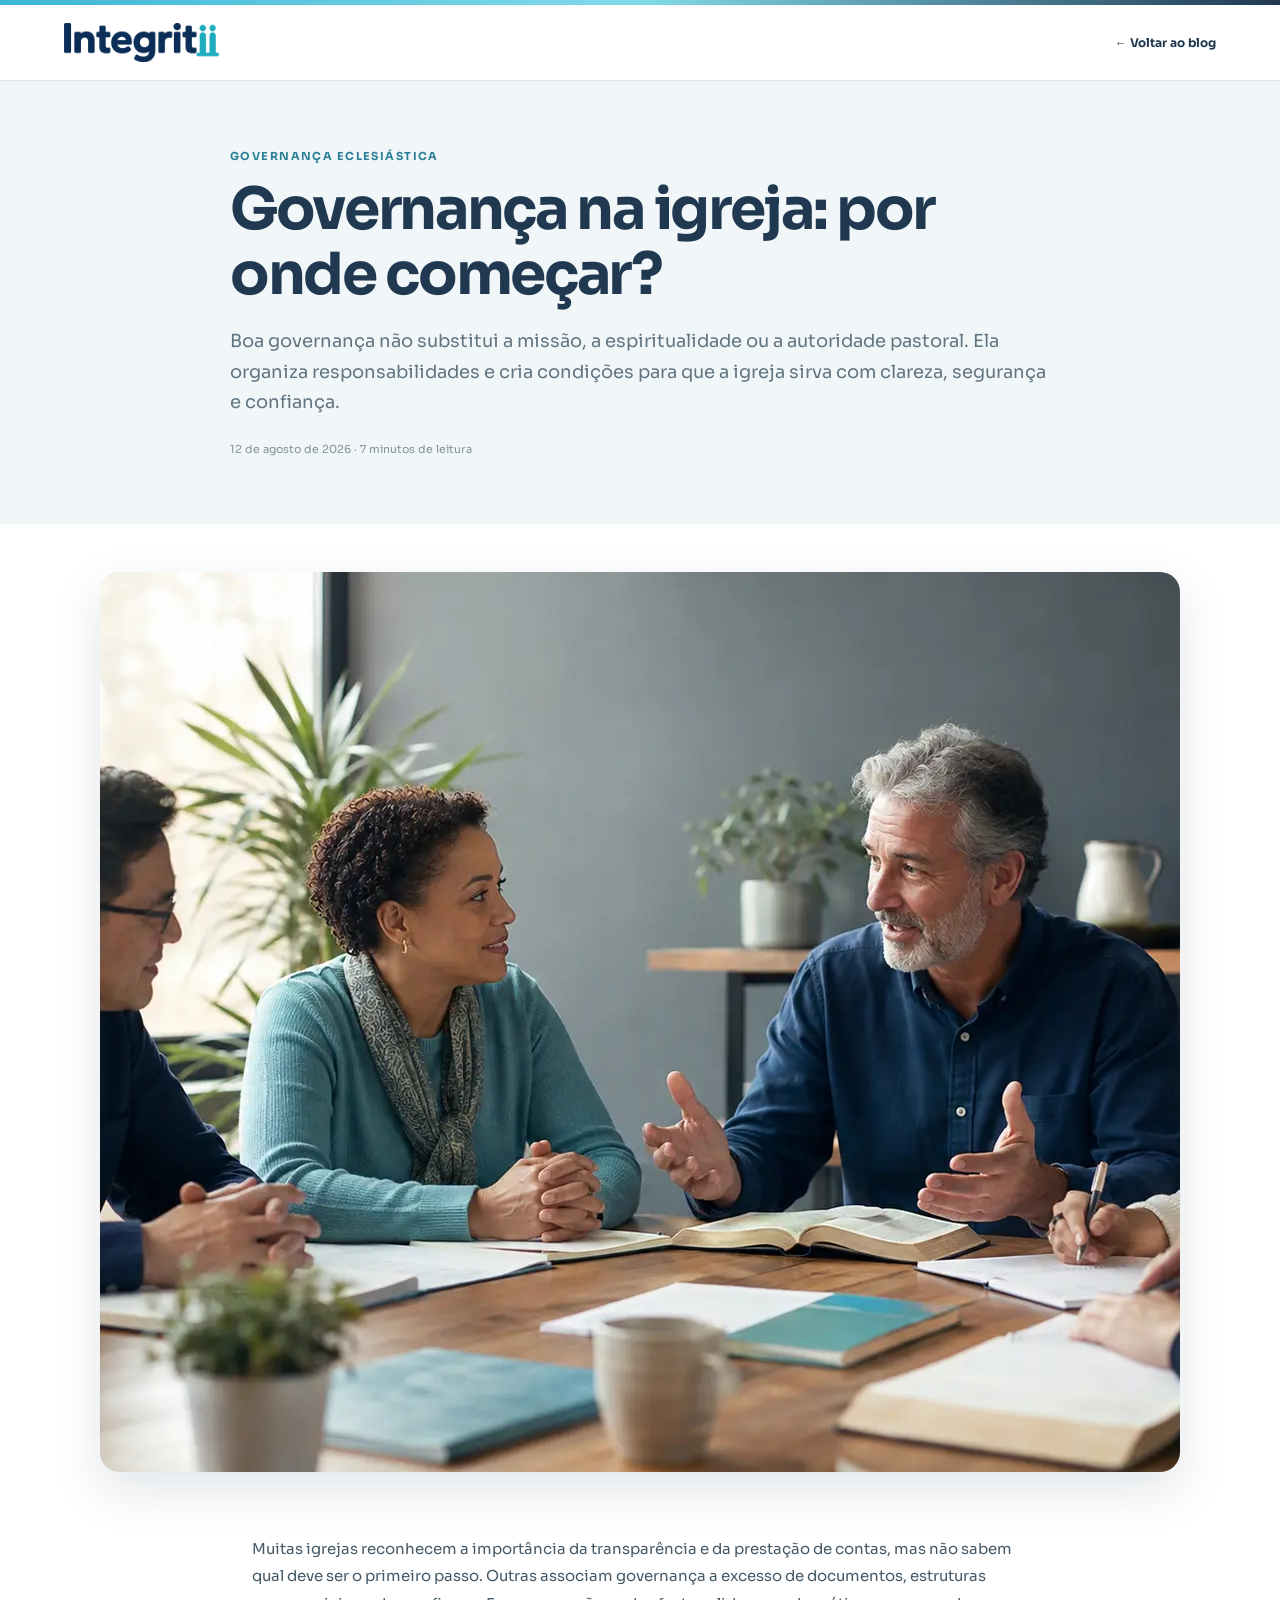
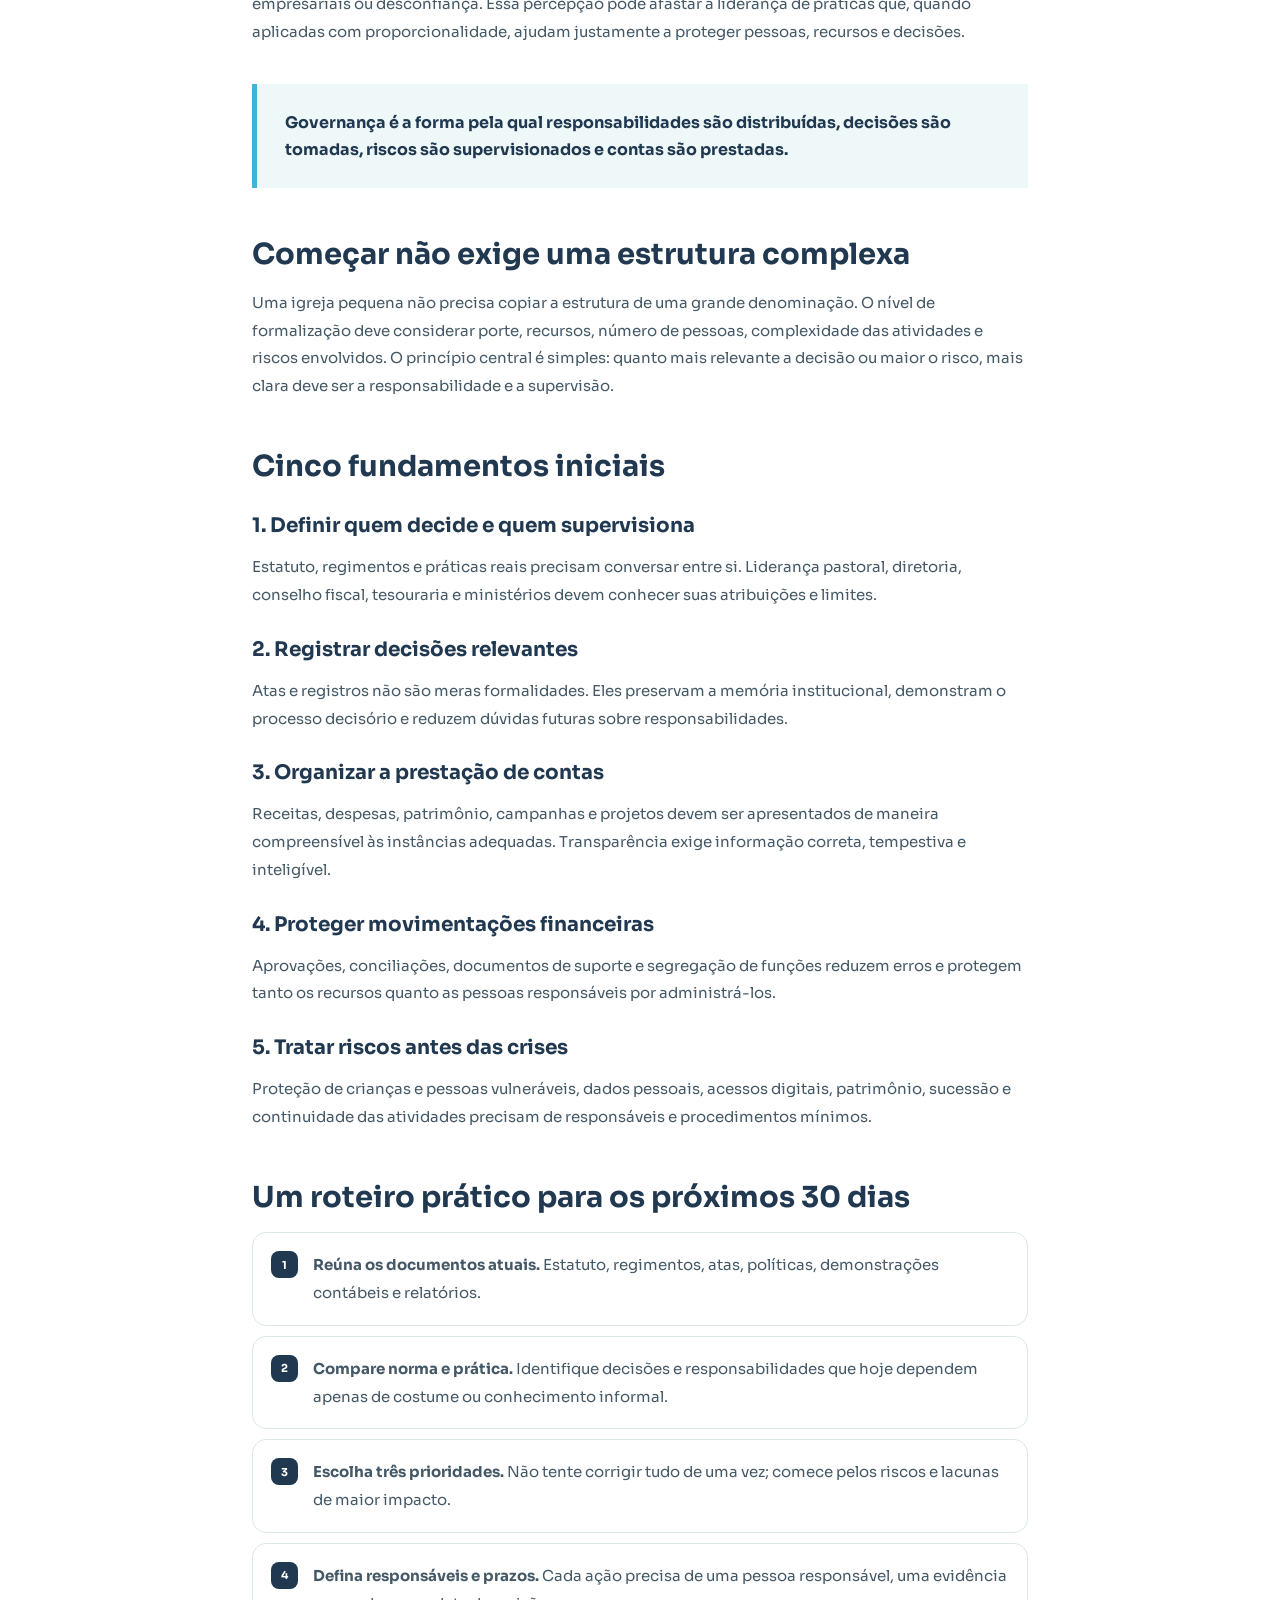
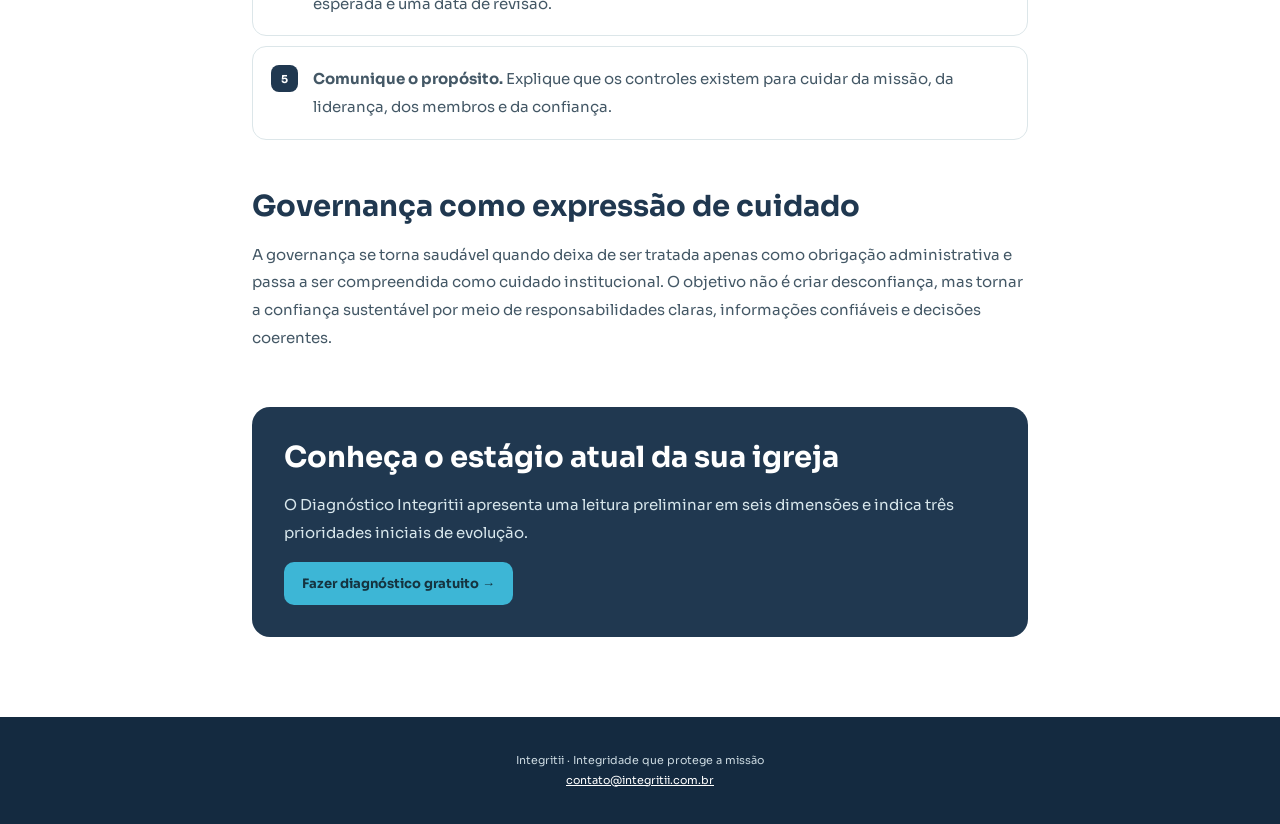
<file: blog/governanca-na-igreja-por-onde-comecar.html>
<!doctype html>
<html lang="pt-BR"><head><meta charset="utf-8"><meta name="viewport" content="width=device-width,initial-scale=1"><title>Governança na igreja: por onde começar? | Integritii</title><meta name="description" content="Um roteiro prático para começar a estruturar a governança de uma igreja com clareza, proporcionalidade e foco na missão."><meta property="og:type" content="article"><meta property="og:title" content="Governança na igreja: por onde começar?"><meta property="og:description" content="Um roteiro prático para organizar responsabilidades, decisões e prestação de contas na igreja."><meta property="og:url" content="https://www.integritii.com.br/blog/governanca-na-igreja-por-onde-comecar.html"><meta property="og:image" content="https://www.integritii.com.br/assets/images/blog/governanca-na-igreja.webp"><meta property="og:image:alt" content="Lideranças cristãs reunidas para organizar responsabilidades e decisões"><meta name="twitter:card" content="summary_large_image"><link rel="canonical" href="https://www.integritii.com.br/blog/governanca-na-igreja-por-onde-comecar.html"><link rel="icon" type="image/x-icon" href="../assets/images/favicon.ico"><link rel="icon" type="image/png" sizes="512x512" href="../assets/images/favicon.png"><link rel="apple-touch-icon" sizes="180x180" href="../assets/images/apple-touch-icon.png"><script type="application/ld+json">{"@context":"https://schema.org","@type":"Article","headline":"Governança na igreja: por onde começar?","description":"Um roteiro prático para começar a estruturar a governança de uma igreja com clareza, proporcionalidade e foco na missão.","datePublished":"2026-08-12","dateModified":"2026-08-14","mainEntityOfPage":"https://www.integritii.com.br/blog/governanca-na-igreja-por-onde-comecar.html","image":["https://www.integritii.com.br/assets/images/blog/governanca-na-igreja.webp"],"publisher":{"@type":"Organization","name":"Integritii","url":"https://www.integritii.com.br/"}}</script><style>
@font-face{font-family:Sora;src:url('../assets/fonts/sora-regular.woff2') format('woff2');font-weight:400;font-display:swap}@font-face{font-family:Sora;src:url('../assets/fonts/sora-bold.woff2') format('woff2');font-weight:700;font-display:swap}:root{--navy:#203850;--deep:#142a40;--cyan:#3db6d6;--ink:#20303f;--muted:#617482;--line:#dce6e9}*{box-sizing:border-box}body{margin:0;font-family:Sora,Arial,sans-serif;color:var(--ink);background:#fff}.top{height:5px;background:linear-gradient(90deg,var(--cyan),#82dbea,var(--navy))}header{height:76px;border-bottom:1px solid var(--line);display:flex;align-items:center;justify-content:space-between;padding:0 5%}.logo{width:155px;display:block}.back{font-size:12px;font-weight:700;text-decoration:none;color:var(--navy)}.article-head{background:#f1f7f8;padding:68px 22px}.head-wrap,.article{max-width:820px;margin:auto}.tag{font-size:11px;letter-spacing:.13em;text-transform:uppercase;font-weight:700;color:#2b8097}.article-head h1{font-size:clamp(36px,6vw,58px);line-height:1.12;letter-spacing:-.04em;color:var(--navy);margin:15px 0 18px}.lead{font-size:18px;line-height:1.7;color:var(--muted)}.meta{margin-top:24px;font-size:11px;color:#80909a}.article-cover{width:min(calc(100% - 44px),1080px);margin:48px auto 0;overflow:hidden;border-radius:20px;background:#dfeaed;box-shadow:0 18px 50px rgba(25,56,77,.13)}.article-cover img{display:block;width:100%;aspect-ratio:16/9;object-fit:cover}.article{padding:48px 22px 80px}.article p,.article li{font-size:15px;line-height:1.85;color:#445866}.article h2{font-size:29px;line-height:1.3;color:var(--navy);margin:48px 0 13px}.article h3{font-size:20px;color:var(--navy);margin:28px 0 8px}.article blockquote{margin:38px 0;padding:25px 28px;border-left:5px solid var(--cyan);background:#eff8f9;color:var(--navy);font-weight:700;line-height:1.7}.steps{counter-reset:s;list-style:none;padding:0}.steps li{counter-increment:s;position:relative;padding:18px 20px 18px 60px;margin:10px 0;border:1px solid var(--line);border-radius:14px}.steps li:before{content:counter(s);position:absolute;left:18px;top:18px;width:27px;height:27px;border-radius:8px;background:var(--navy);color:#fff;display:grid;place-items:center;font-size:11px;font-weight:700}.cta{margin-top:55px;padding:32px;border-radius:18px;background:var(--navy);color:#fff}.cta h2{color:#fff;margin:0 0 9px}.cta p{color:#d8e7ec}.button{display:inline-block;background:var(--cyan);color:#15333f;text-decoration:none;font-weight:700;padding:13px 18px;border-radius:10px;font-size:13px}footer{background:var(--deep);color:#cad8df;text-align:center;padding:34px 20px;font-size:11px;line-height:1.8}footer a{color:#fff}@media(max-width:700px){header{height:66px;padding:0 18px}.logo{width:125px}.article-head{padding:48px 18px}.article-cover{width:min(calc(100% - 30px),1080px);margin-top:28px;border-radius:14px}.article{padding:34px 18px 60px}}
</style></head><body><div class="top"></div><header><a href="../"><img class="logo" src="../assets/images/logo-integritii-azul.png" alt="Integritii"></a><a class="back" href="./">← Voltar ao blog</a></header>
<section class="article-head"><div class="head-wrap"><div class="tag">Governança eclesiástica</div><h1>Governança na igreja: por onde começar?</h1><p class="lead">Boa governança não substitui a missão, a espiritualidade ou a autoridade pastoral. Ela organiza responsabilidades e cria condições para que a igreja sirva com clareza, segurança e confiança.</p><div class="meta">12 de agosto de 2026 · 7 minutos de leitura</div></div></section>
<figure class="article-cover"><img src="../assets/images/blog/governanca-na-igreja.webp" alt="Lideranças cristãs reunidas para organizar responsabilidades e decisões" width="1600" height="900" fetchpriority="high"></figure>
<article class="article">
  <p>Muitas igrejas reconhecem a importância da transparência e da prestação de contas, mas não sabem qual deve ser o primeiro passo. Outras associam governança a excesso de documentos, estruturas empresariais ou desconfiança. Essa percepção pode afastar a liderança de práticas que, quando aplicadas com proporcionalidade, ajudam justamente a proteger pessoas, recursos e decisões.</p>
  <blockquote>Governança é a forma pela qual responsabilidades são distribuídas, decisões são tomadas, riscos são supervisionados e contas são prestadas.</blockquote>
  <h2>Começar não exige uma estrutura complexa</h2>
  <p>Uma igreja pequena não precisa copiar a estrutura de uma grande denominação. O nível de formalização deve considerar porte, recursos, número de pessoas, complexidade das atividades e riscos envolvidos. O princípio central é simples: quanto mais relevante a decisão ou maior o risco, mais clara deve ser a responsabilidade e a supervisão.</p>
  <h2>Cinco fundamentos iniciais</h2>
  <h3>1. Definir quem decide e quem supervisiona</h3><p>Estatuto, regimentos e práticas reais precisam conversar entre si. Liderança pastoral, diretoria, conselho fiscal, tesouraria e ministérios devem conhecer suas atribuições e limites.</p>
  <h3>2. Registrar decisões relevantes</h3><p>Atas e registros não são meras formalidades. Eles preservam a memória institucional, demonstram o processo decisório e reduzem dúvidas futuras sobre responsabilidades.</p>
  <h3>3. Organizar a prestação de contas</h3><p>Receitas, despesas, patrimônio, campanhas e projetos devem ser apresentados de maneira compreensível às instâncias adequadas. Transparência exige informação correta, tempestiva e inteligível.</p>
  <h3>4. Proteger movimentações financeiras</h3><p>Aprovações, conciliações, documentos de suporte e segregação de funções reduzem erros e protegem tanto os recursos quanto as pessoas responsáveis por administrá-los.</p>
  <h3>5. Tratar riscos antes das crises</h3><p>Proteção de crianças e pessoas vulneráveis, dados pessoais, acessos digitais, patrimônio, sucessão e continuidade das atividades precisam de responsáveis e procedimentos mínimos.</p>
  <h2>Um roteiro prático para os próximos 30 dias</h2>
  <ol class="steps"><li><strong>Reúna os documentos atuais.</strong> Estatuto, regimentos, atas, políticas, demonstrações contábeis e relatórios.</li><li><strong>Compare norma e prática.</strong> Identifique decisões e responsabilidades que hoje dependem apenas de costume ou conhecimento informal.</li><li><strong>Escolha três prioridades.</strong> Não tente corrigir tudo de uma vez; comece pelos riscos e lacunas de maior impacto.</li><li><strong>Defina responsáveis e prazos.</strong> Cada ação precisa de uma pessoa responsável, uma evidência esperada e uma data de revisão.</li><li><strong>Comunique o propósito.</strong> Explique que os controles existem para cuidar da missão, da liderança, dos membros e da confiança.</li></ol>
  <h2>Governança como expressão de cuidado</h2><p>A governança se torna saudável quando deixa de ser tratada apenas como obrigação administrativa e passa a ser compreendida como cuidado institucional. O objetivo não é criar desconfiança, mas tornar a confiança sustentável por meio de responsabilidades claras, informações confiáveis e decisões coerentes.</p>
  <section class="cta"><h2>Conheça o estágio atual da sua igreja</h2><p>O Diagnóstico Integritii apresenta uma leitura preliminar em seis dimensões e indica três prioridades iniciais de evolução.</p><a class="button" href="../diagnostico/">Fazer diagnóstico gratuito →</a></section>
</article><footer>Integritii · Integridade que protege a missão<br><a href="mailto:contato@integritii.com.br">contato@integritii.com.br</a></footer></body></html>
</file>
<file: styles.css>
@font-face {
  font-family: "Sora";
  src: url("assets/fonts/sora-regular.woff2") format("woff2");
  font-style: normal;
  font-weight: 400;
  font-display: swap;
}

@font-face {
  font-family: "Sora";
  src: url("assets/fonts/sora-medium.woff2") format("woff2");
  font-style: normal;
  font-weight: 500;
  font-display: swap;
}

@font-face {
  font-family: "Sora";
  src: url("assets/fonts/sora-bold.woff2") format("woff2");
  font-style: normal;
  font-weight: 700;
  font-display: swap;
}

@font-face {
  font-family: "Sora";
  src: url("assets/fonts/sora-extrabold.woff2") format("woff2");
  font-style: normal;
  font-weight: 800;
  font-display: swap;
}

:root {
  --navy-950: #021a3d;
  --navy-900: #042b63;
  --navy-800: #083d7a;
  --navy-700: #0c4c8c;
  --turquoise-600: #008ea7;
  --turquoise-500: #01abc4;
  --turquoise-400: #20bfd3;
  --turquoise-100: #dff8fb;
  --sky-50: #f2fbfc;
  --ink-900: #10243e;
  --ink-700: #3d536c;
  --ink-500: #6f8194;
  --line: #dbe6ee;
  --surface: #ffffff;
  --surface-soft: #f6f9fb;
  --shadow-sm: 0 10px 30px rgba(4, 43, 99, 0.09);
  --shadow-lg: 0 30px 70px rgba(2, 26, 61, 0.2);
  --radius-sm: 14px;
  --radius-md: 24px;
  --radius-lg: 38px;
  --container: 1180px;
  --transition: 180ms ease;
}

*,
*::before,
*::after {
  box-sizing: border-box;
}

html {
  scroll-behavior: smooth;
  scroll-padding-top: 92px;
}

body {
  margin: 0;
  color: var(--ink-900);
  background: var(--surface);
  font-family: "Sora", Arial, sans-serif;
  font-size: 16px;
  line-height: 1.7;
  -webkit-font-smoothing: antialiased;
}

img {
  display: block;
  max-width: 100%;
}

a {
  color: inherit;
  text-decoration: none;
}

button,
input {
  font: inherit;
}

h1,
h2,
h3,
p,
blockquote {
  margin-top: 0;
}

h1,
h2,
h3 {
  letter-spacing: -0.035em;
  line-height: 1.13;
}

h2 {
  margin-bottom: 22px;
  font-size: clamp(2rem, 4vw, 3.75rem);
  font-weight: 800;
}

h3 {
  margin-bottom: 12px;
  font-size: 1.25rem;
}

svg {
  display: block;
}

::selection {
  color: #fff;
  background: var(--turquoise-600);
}

.container {
  width: min(calc(100% - 48px), var(--container));
  margin-inline: auto;
}

.section {
  padding-block: 112px;
}

.section-light {
  background: var(--surface);
}

.skip-link {
  position: fixed;
  z-index: 9999;
  top: 12px;
  left: 12px;
  padding: 10px 16px;
  border-radius: 8px;
  color: var(--navy-950);
  background: #fff;
  box-shadow: var(--shadow-sm);
  transform: translateY(-160%);
  transition: transform var(--transition);
}

.skip-link:focus {
  transform: translateY(0);
}

:focus-visible {
  outline: 3px solid var(--turquoise-400);
  outline-offset: 4px;
}

/* Header */

.site-header {
  position: absolute;
  z-index: 50;
  top: 0;
  right: 0;
  left: 0;
  border-bottom: 1px solid rgba(4, 43, 99, 0.1);
  color: var(--navy-900);
  background: rgba(255, 255, 255, 0.96);
  box-shadow: 0 12px 36px rgba(2, 26, 61, 0.08);
  backdrop-filter: blur(14px);
}

.header-inner {
  display: flex;
  min-height: 88px;
  align-items: center;
  justify-content: space-between;
  gap: 36px;
}

.brand {
  display: inline-flex;
  align-items: flex-end;
  gap: 10px;
  flex: 0 0 auto;
}

.brand img {
  width: 154px;
  height: auto;
}

.brand span {
  margin-bottom: 8px;
  padding-left: 10px;
  border-left: 1px solid rgba(4, 43, 99, 0.24);
  font-size: 0.68rem;
  font-weight: 700;
  letter-spacing: 0.16em;
  line-height: 1;
  text-transform: uppercase;
}

.main-nav {
  display: flex;
  align-items: center;
  gap: 26px;
  font-size: 0.82rem;
  font-weight: 600;
}

.main-nav > a:not(.nav-cta) {
  position: relative;
  padding-block: 12px;
  color: rgba(4, 43, 99, 0.82);
  transition: color var(--transition);
}

.main-nav > a:not(.nav-cta)::after {
  position: absolute;
  right: 0;
  bottom: 4px;
  left: 0;
  height: 2px;
  background: var(--turquoise-500);
  content: "";
  transform: scaleX(0);
  transform-origin: right;
  transition: transform var(--transition);
}

.main-nav > a:hover {
  color: var(--navy-950);
}

.main-nav > a:hover::after {
  transform: scaleX(1);
  transform-origin: left;
}

.nav-cta {
  padding: 11px 18px;
  border: 1px solid rgba(4, 43, 99, 0.24);
  border-radius: 999px;
  color: var(--navy-900);
  transition:
    border-color var(--transition),
    background var(--transition);
}

.nav-cta:hover {
  border-color: var(--turquoise-500);
  background: var(--turquoise-600);
  color: #fff;
}

.menu-toggle,
.menu-button {
  display: none;
}

/* Hero */

.hero {
  position: relative;
  display: grid;
  min-height: 820px;
  overflow: hidden;
  align-items: center;
  color: #fff;
  background-color: var(--navy-950);
  background-image: url("assets/images/hero-integritii-igrejas.webp");
  background-position: center;
  background-size: cover;
}

.hero::before {
  position: absolute;
  z-index: 1;
  inset: 0;
  background:
    radial-gradient(circle at 86% 22%, rgba(1, 171, 196, 0.2), transparent 32%),
    linear-gradient(
      105deg,
      rgba(2, 26, 61, 0.96) 5%,
      rgba(2, 26, 61, 0.88) 42%,
      rgba(2, 26, 61, 0.38) 72%,
      rgba(2, 26, 61, 0.58) 100%
    );
  content: "";
}

.hero-overlay {
  position: absolute;
  z-index: 2;
  inset: 0;
  background-image:
    linear-gradient(rgba(255, 255, 255, 0.025) 1px, transparent 1px),
    linear-gradient(90deg, rgba(255, 255, 255, 0.025) 1px, transparent 1px);
  background-size: 64px 64px;
  mask-image: linear-gradient(to right, #000, transparent 80%);
}

.hero-content {
  position: relative;
  z-index: 3;
  padding-top: 96px;
}

.hero-content > * {
  max-width: 720px;
}

.eyebrow {
  display: flex;
  margin-bottom: 22px;
  align-items: center;
  gap: 10px;
  color: var(--turquoise-600);
  font-size: 0.74rem;
  font-weight: 800;
  letter-spacing: 0.14em;
  line-height: 1.4;
  text-transform: uppercase;
}

.eyebrow > span {
  width: 30px;
  height: 2px;
  background: currentColor;
}

.eyebrow-light {
  color: var(--turquoise-400);
}

.hero h1 {
  max-width: 780px;
  margin-bottom: 28px;
  font-size: clamp(3.1rem, 7vw, 6.4rem);
  font-weight: 800;
  letter-spacing: -0.065em;
  line-height: 0.97;
  text-wrap: balance;
}

.hero-lead {
  margin-bottom: 36px;
  color: rgba(255, 255, 255, 0.84);
  font-size: clamp(1rem, 1.6vw, 1.2rem);
  line-height: 1.75;
}

.hero-actions {
  display: flex;
  flex-wrap: wrap;
  gap: 14px;
}

.button {
  display: inline-flex;
  min-height: 54px;
  padding: 0 24px;
  border: 1px solid transparent;
  border-radius: 999px;
  align-items: center;
  justify-content: center;
  gap: 12px;
  font-size: 0.88rem;
  font-weight: 700;
  line-height: 1.2;
  transition:
    transform var(--transition),
    box-shadow var(--transition),
    background var(--transition),
    border-color var(--transition);
}

.button svg,
.resource-card a svg {
  width: 20px;
  fill: none;
  stroke: currentColor;
  stroke-linecap: round;
  stroke-linejoin: round;
  stroke-width: 2;
}

.button:hover {
  transform: translateY(-2px);
}

.button-primary {
  color: var(--navy-950);
  background: var(--turquoise-400);
  box-shadow: 0 14px 30px rgba(1, 171, 196, 0.2);
}

.button-primary:hover {
  background: #46d0df;
  box-shadow: 0 18px 36px rgba(1, 171, 196, 0.28);
}

.button-ghost {
  border-color: rgba(255, 255, 255, 0.44);
  color: #fff;
  background: rgba(255, 255, 255, 0.05);
  backdrop-filter: blur(12px);
}

.button-ghost:hover {
  border-color: #fff;
  background: rgba(255, 255, 255, 0.1);
}

.hero-principles {
  position: absolute;
  z-index: 3;
  right: 0;
  bottom: 28px;
  left: 0;
  display: flex;
  gap: 34px;
  color: rgba(255, 255, 255, 0.7);
  font-size: 0.72rem;
  font-weight: 700;
  letter-spacing: 0.11em;
  text-transform: uppercase;
  list-style: none;
  margin-block: 0;
  padding: 0;
}

.hero-principles li {
  position: relative;
}

.hero-principles li:not(:last-child)::after {
  position: absolute;
  top: 50%;
  right: -19px;
  width: 4px;
  height: 4px;
  border-radius: 50%;
  background: var(--turquoise-500);
  content: "";
  transform: translateY(-50%);
}

/* Statement */

.statement {
  color: #fff;
  background: var(--turquoise-600);
}

.statement-grid {
  display: grid;
  min-height: 166px;
  align-items: center;
  grid-template-columns: 90px 1fr;
  gap: 42px;
}

.statement img {
  width: 80px;
  filter: brightness(0) invert(1);
  opacity: 0.95;
}

.statement p {
  max-width: 950px;
  margin-bottom: 0;
  font-size: clamp(1.35rem, 2.8vw, 2.25rem);
  font-weight: 500;
  letter-spacing: -0.035em;
  line-height: 1.35;
}

.statement strong {
  color: var(--navy-950);
  font-weight: 800;
}

/* Shared sections */

.split-layout,
.people-grid {
  display: grid;
  align-items: center;
  grid-template-columns: minmax(0, 0.95fr) minmax(0, 1.05fr);
  gap: clamp(54px, 8vw, 110px);
}

.section-copy .lead,
.section-heading > p,
.heading-row > p,
.faq-intro > p {
  color: var(--ink-700);
  font-size: 1.08rem;
}

.section-copy > p:not(.eyebrow):not(.lead) {
  color: var(--ink-700);
}

.inline-note {
  display: grid;
  margin-top: 38px;
  padding: 22px 24px;
  border: 1px solid #cceff4;
  border-radius: var(--radius-sm);
  background: var(--sky-50);
  grid-template-columns: 38px 1fr;
  gap: 16px;
}

.inline-note svg {
  width: 34px;
  fill: none;
  stroke: var(--turquoise-600);
  stroke-linecap: round;
  stroke-linejoin: round;
  stroke-width: 1.7;
}

.inline-note p {
  margin: 0;
  color: var(--ink-700);
  line-height: 1.6;
}

.image-card {
  position: relative;
  min-height: 590px;
}

.image-card > img {
  width: 100%;
  height: 550px;
  border-radius: var(--radius-lg);
  object-fit: cover;
  box-shadow: var(--shadow-lg);
}

.image-card::before {
  position: absolute;
  z-index: -1;
  top: -28px;
  right: -28px;
  width: 180px;
  height: 180px;
  border-radius: 50%;
  background: var(--turquoise-100);
  content: "";
}

.image-card-caption {
  position: absolute;
  right: -26px;
  bottom: 0;
  width: min(360px, 86%);
  padding: 25px 28px;
  border: 1px solid rgba(255, 255, 255, 0.7);
  border-radius: var(--radius-md);
  background: rgba(255, 255, 255, 0.93);
  box-shadow: var(--shadow-sm);
  backdrop-filter: blur(12px);
}

.image-card-caption strong,
.image-card-caption span {
  display: block;
}

.image-card-caption strong {
  margin-bottom: 4px;
  color: var(--navy-900);
}

.image-card-caption span {
  color: var(--ink-500);
  font-size: 0.85rem;
}

.section-heading {
  margin-bottom: 54px;
}

.section-heading-center {
  max-width: 790px;
  margin-right: auto;
  margin-bottom: 60px;
  margin-left: auto;
  text-align: center;
}

.section-heading-center .eyebrow {
  justify-content: center;
}

.section-heading-center > p:last-child {
  max-width: 670px;
  margin-right: auto;
  margin-left: auto;
}

.heading-row {
  display: grid;
  align-items: end;
  grid-template-columns: minmax(0, 1.35fr) minmax(280px, 0.65fr);
  gap: 70px;
}

.heading-row > p {
  margin-bottom: 10px;
}

/* Purpose */

.purpose-section {
  overflow: hidden;
  background:
    radial-gradient(circle at 10% 10%, rgba(1, 171, 196, 0.1), transparent 24%),
    var(--surface-soft);
}

.purpose-grid {
  display: grid;
  align-items: stretch;
  grid-template-columns: repeat(3, 1fr);
  gap: 22px;
}

.purpose-card {
  position: relative;
  min-height: 350px;
  padding: 38px 34px;
  overflow: hidden;
  border: 1px solid var(--line);
  border-radius: var(--radius-md);
  background: #fff;
  box-shadow: 0 2px 0 rgba(4, 43, 99, 0.02);
  transition:
    transform var(--transition),
    box-shadow var(--transition),
    border-color var(--transition);
}

.purpose-card::after {
  position: absolute;
  right: -40px;
  bottom: -60px;
  width: 150px;
  height: 150px;
  border: 28px solid var(--turquoise-100);
  border-radius: 50%;
  content: "";
}

.purpose-card:hover {
  border-color: #b8dfe5;
  box-shadow: var(--shadow-sm);
  transform: translateY(-6px);
}

.purpose-card-featured {
  color: #fff;
  border-color: var(--navy-900);
  background: var(--navy-900);
}

.purpose-card-featured::after {
  border-color: rgba(1, 171, 196, 0.42);
}

.card-number {
  display: block;
  margin-bottom: 88px;
  color: var(--turquoise-600);
  font-size: 0.75rem;
  font-weight: 800;
  letter-spacing: 0.14em;
}

.purpose-card-featured .card-number {
  color: var(--turquoise-400);
}

.purpose-card h3 {
  font-size: 1.45rem;
}

.purpose-card p {
  position: relative;
  z-index: 1;
  margin-bottom: 0;
  color: var(--ink-700);
}

.purpose-card-featured p {
  color: rgba(255, 255, 255, 0.74);
}

/* Dimensions */

.dimensions-section {
  position: relative;
  overflow: hidden;
  color: #fff;
  background: var(--navy-950);
}

.dimensions-section::before,
.dimensions-section::after {
  position: absolute;
  border: 1px solid rgba(32, 191, 211, 0.14);
  border-radius: 50%;
  content: "";
}

.dimensions-section::before {
  top: -300px;
  right: -300px;
  width: 720px;
  height: 720px;
}

.dimensions-section::after {
  right: -150px;
  bottom: -150px;
  width: 380px;
  height: 380px;
}

.heading-on-dark {
  position: relative;
  z-index: 1;
}

.heading-on-dark h2 {
  max-width: 700px;
}

.heading-on-dark .heading-row > p {
  color: rgba(255, 255, 255, 0.66);
}

.dimensions-grid {
  position: relative;
  z-index: 1;
  display: grid;
  grid-template-columns: repeat(3, 1fr);
  gap: 16px;
}

.dimension-card {
  min-height: 310px;
  padding: 28px;
  border: 1px solid rgba(255, 255, 255, 0.11);
  border-radius: 20px;
  background: rgba(255, 255, 255, 0.045);
  transition:
    background var(--transition),
    border-color var(--transition),
    transform var(--transition);
}

.dimension-card:hover {
  border-color: rgba(32, 191, 211, 0.52);
  background: rgba(1, 171, 196, 0.09);
  transform: translateY(-4px);
}

.dimension-top {
  display: flex;
  margin-bottom: 38px;
  align-items: center;
  justify-content: space-between;
}

.dimension-top span {
  color: var(--turquoise-400);
  font-size: 0.76rem;
  font-weight: 800;
  letter-spacing: 0.13em;
}

.dimension-top small {
  padding: 4px 8px;
  border-radius: 999px;
  color: rgba(255, 255, 255, 0.7);
  background: rgba(255, 255, 255, 0.08);
  font-size: 0.67rem;
}

.dimension-card > svg {
  width: 35px;
  margin-bottom: 22px;
  fill: none;
  stroke: var(--turquoise-400);
  stroke-linecap: round;
  stroke-linejoin: round;
  stroke-width: 1.55;
}

.dimension-card h3 {
  min-height: 50px;
  color: #fff;
  font-size: 1.08rem;
  letter-spacing: -0.02em;
}

.dimension-card p {
  margin-bottom: 0;
  color: rgba(255, 255, 255, 0.58);
  font-size: 0.85rem;
  line-height: 1.65;
}

.dimension-card-wide {
  display: grid;
  min-height: 210px;
  align-items: center;
  grid-column: span 3;
  grid-template-columns: auto 54px 1fr;
  gap: 26px;
}

.dimension-card-wide .dimension-top {
  margin: 0;
  align-self: start;
  flex-direction: column;
  gap: 12px;
}

.dimension-card-wide > svg {
  margin: 0;
}

.dimension-card-wide h3 {
  min-height: 0;
}

.dimensions-note {
  position: relative;
  z-index: 1;
  max-width: 930px;
  margin: 30px auto 0;
  color: rgba(255, 255, 255, 0.5);
  font-size: 0.77rem;
  text-align: center;
}

/* People */

.people-section {
  overflow: hidden;
  background: #fff;
}

.people-grid {
  grid-template-columns: minmax(360px, 0.85fr) minmax(0, 1.15fr);
}

.people-symbol {
  position: relative;
  display: block;
  min-height: 520px;
  margin: 0;
  overflow: hidden;
  border: 1px solid rgba(1, 171, 196, 0.24);
  border-left: 8px solid var(--turquoise-400);
  border-radius: 34px 8px 34px 8px;
  background: var(--sky-50);
  box-shadow: 0 28px 65px rgba(4, 43, 99, 0.1);
}

.people-symbol img {
  display: block;
  width: 100%;
  height: 100%;
  min-height: 520px;
  object-fit: cover;
}

.check-list {
  display: grid;
  margin: 34px 0 0;
  padding: 0;
  gap: 16px;
  list-style: none;
}

.check-list li {
  position: relative;
  padding-left: 36px;
  color: var(--ink-700);
}

.check-list li::before {
  position: absolute;
  top: 7px;
  left: 0;
  display: grid;
  width: 22px;
  height: 22px;
  border-radius: 6px;
  color: var(--navy-900);
  background: var(--turquoise-100);
  content: "✓";
  font-size: 0.74rem;
  font-weight: 800;
  place-items: center;
}

/* Journey */

.journey-section {
  background: var(--surface-soft);
}

.journey-timeline {
  position: relative;
  display: grid;
  margin: 0;
  padding: 0;
  grid-template-columns: repeat(4, 1fr);
  gap: 0;
  list-style: none;
}

.journey-timeline::before {
  position: absolute;
  top: 36px;
  right: 12.5%;
  left: 12.5%;
  height: 2px;
  background: linear-gradient(to right, var(--turquoise-500), var(--navy-900));
  content: "";
}

.journey-timeline li {
  position: relative;
  padding: 0 18px;
  text-align: center;
}

.journey-number {
  position: relative;
  z-index: 1;
  display: grid;
  width: 72px;
  height: 72px;
  margin: 0 auto 26px;
  border: 7px solid var(--surface-soft);
  border-radius: 50%;
  color: #fff;
  background: var(--navy-900);
  font-size: 0.78rem;
  font-weight: 800;
  place-items: center;
  box-shadow: 0 0 0 1px var(--line);
}

.journey-timeline li:first-child .journey-number {
  color: var(--navy-950);
  background: var(--turquoise-400);
}

.journey-content small {
  display: block;
  margin-bottom: 5px;
  color: var(--turquoise-600);
  font-size: 0.7rem;
  font-weight: 800;
  letter-spacing: 0.08em;
  text-transform: uppercase;
}

.journey-content h3 {
  margin-bottom: 8px;
}

.journey-content p {
  margin-bottom: 0;
  color: var(--ink-500);
  font-size: 0.84rem;
}

.pilot-callout {
  display: grid;
  margin-top: 70px;
  padding: 34px 38px;
  border-radius: var(--radius-md);
  color: #fff;
  background: var(--navy-900);
  grid-template-columns: 1fr 1fr;
  gap: 54px;
}

.pilot-label {
  display: inline-block;
  margin-bottom: 10px;
  color: var(--turquoise-400);
  font-size: 0.7rem;
  font-weight: 800;
  letter-spacing: 0.12em;
  text-transform: uppercase;
}

.pilot-callout h3,
.pilot-callout p {
  margin-bottom: 0;
}

.pilot-callout h3 {
  font-size: 1.45rem;
}

.pilot-callout p {
  color: rgba(255, 255, 255, 0.68);
  font-size: 0.9rem;
}

/* Mission image */

.mission-section {
  position: relative;
  min-height: 660px;
  overflow: hidden;
  color: #fff;
  background: var(--navy-950);
}

.mission-image {
  position: absolute;
  inset: 0;
  background-image: url("assets/images/missao-protegida.webp");
  background-position: center;
  background-size: cover;
}

.mission-image::after {
  position: absolute;
  inset: 0;
  background: linear-gradient(
    90deg,
    rgba(2, 26, 61, 0.18),
    rgba(2, 26, 61, 0.62) 55%,
    rgba(2, 26, 61, 0.97)
  );
  content: "";
}

.mission-content {
  position: relative;
  display: flex;
  min-height: 660px;
  align-items: center;
  justify-content: flex-end;
}

.mission-panel {
  width: min(540px, 100%);
  padding: 52px 48px;
  border: 1px solid rgba(255, 255, 255, 0.18);
  border-radius: var(--radius-lg);
  background: rgba(2, 26, 61, 0.77);
  box-shadow: var(--shadow-lg);
  backdrop-filter: blur(14px);
}

.mission-panel h2 {
  font-size: clamp(2rem, 3.5vw, 3.25rem);
}

.mission-panel p:last-child {
  margin-bottom: 0;
  color: rgba(255, 255, 255, 0.72);
}

/* Resources */

.resources-section {
  background: #fff;
}

.resources-grid {
  display: grid;
  grid-template-columns: 1.2fr 0.9fr 0.9fr;
  gap: 20px;
}

.resource-card {
  display: flex;
  min-height: 400px;
  padding: 32px;
  border: 1px solid var(--line);
  border-radius: var(--radius-md);
  background: var(--surface-soft);
  flex-direction: column;
}

.resource-card-featured {
  color: #fff;
  border-color: var(--navy-900);
  background:
    radial-gradient(
      circle at 100% 0%,
      rgba(1, 171, 196, 0.26),
      transparent 40%
    ),
    var(--navy-900);
}

.resource-icon {
  display: grid;
  width: 54px;
  height: 54px;
  margin-bottom: 42px;
  border-radius: 15px;
  color: var(--turquoise-600);
  background: var(--turquoise-100);
  place-items: center;
}

.resource-card-featured .resource-icon {
  color: var(--navy-950);
  background: var(--turquoise-400);
}

.resource-icon svg {
  width: 26px;
  fill: none;
  stroke: currentColor;
  stroke-linecap: round;
  stroke-linejoin: round;
  stroke-width: 1.7;
}

.resource-type {
  display: block;
  margin-bottom: 12px;
  color: var(--turquoise-600);
  font-size: 0.67rem;
  font-weight: 800;
  letter-spacing: 0.1em;
  text-transform: uppercase;
}

.resource-card-featured .resource-type {
  color: var(--turquoise-400);
}

.resource-card h3 {
  font-size: 1.35rem;
}

.resource-card p {
  color: var(--ink-700);
  font-size: 0.88rem;
}

.resource-card-featured p {
  color: rgba(255, 255, 255, 0.68);
}

.resource-card > a,
.coming-soon {
  margin-top: auto;
}

.resource-card > a {
  display: flex;
  align-items: center;
  justify-content: space-between;
  color: var(--turquoise-400);
  font-size: 0.84rem;
  font-weight: 700;
}

.coming-soon {
  color: var(--ink-500);
  font-size: 0.77rem;
  font-weight: 700;
}

/* Manifesto */

.manifesto-section {
  padding-block: 90px;
  color: #fff;
  background: var(--turquoise-600);
}

.manifesto-grid {
  display: grid;
  align-items: start;
  grid-template-columns: 0.72fr 1.28fr;
  gap: 90px;
}

.manifesto-section .eyebrow {
  color: var(--navy-950);
}

.manifesto-section h2 {
  margin-bottom: 0;
}

.manifesto-section blockquote {
  position: relative;
  margin-bottom: 0;
  padding-left: 38px;
  border-left: 3px solid var(--navy-900);
  color: rgba(255, 255, 255, 0.96);
  font-size: clamp(1.25rem, 2.3vw, 1.75rem);
  font-weight: 500;
  letter-spacing: -0.025em;
  line-height: 1.55;
}

/* Blog preview */

.blog-preview-section {
  background: var(--surface-soft);
}

.blog-feature-card {
  display: grid;
  overflow: hidden;
  margin-top: 46px;
  border: 1px solid rgba(4, 43, 99, 0.1);
  border-radius: var(--radius-lg);
  background: #fff;
  box-shadow: var(--shadow-soft);
  grid-template-columns: minmax(280px, 0.82fr) minmax(0, 1.18fr);
}

.blog-feature-symbol {
  position: relative;
  display: block;
  min-height: 360px;
  overflow: hidden;
  background: #dfeaed;
}

.blog-feature-symbol img {
  display: block;
  width: 100%;
  height: 100%;
  min-height: 360px;
  object-fit: cover;
  transition: transform 0.45s ease;
}

.blog-feature-symbol:hover img {
  transform: scale(1.025);
}

.blog-feature-copy {
  padding: 52px;
}

.blog-feature-copy h3 {
  max-width: 620px;
  margin: 14px 0;
  color: var(--navy-900);
  font-family: "Sora", sans-serif;
  font-size: clamp(1.7rem, 3vw, 2.5rem);
  line-height: 1.2;
}

.blog-feature-copy > p:not(.eyebrow) {
  max-width: 630px;
  margin-bottom: 26px;
  color: var(--ink-700);
  line-height: 1.75;
}

.blog-feature-copy .button {
  color: var(--navy-950);
  background: var(--turquoise-400);
}

.blog-all-link {
  display: inline-flex;
  margin-left: 20px;
  color: var(--navy-900);
  font-size: 0.78rem;
  font-weight: 700;
}

.footer-email {
  display: inline-flex;
  margin-top: 14px;
  color: var(--turquoise-400);
  font-size: 0.8rem;
  font-weight: 700;
}

@media (max-width: 760px) {
  .blog-feature-card {
    grid-template-columns: 1fr;
  }

  .blog-feature-symbol {
    min-height: 220px;
  }

  .blog-feature-symbol img {
    min-height: 220px;
  }

  .blog-feature-copy {
    padding: 30px 22px;
  }

  .blog-all-link {
    display: flex;
    margin: 18px 0 0;
  }
}

/* FAQ */

.faq-section {
  background: var(--surface-soft);
}

.faq-layout {
  display: grid;
  align-items: start;
  grid-template-columns: 0.78fr 1.22fr;
  gap: 100px;
}

.faq-intro {
  position: sticky;
  top: 110px;
}

.faq-list {
  border-top: 1px solid var(--line);
}

.faq-list details {
  border-bottom: 1px solid var(--line);
}

.faq-list summary {
  position: relative;
  padding: 26px 54px 26px 0;
  cursor: pointer;
  font-weight: 700;
  list-style: none;
}

.faq-list summary::-webkit-details-marker {
  display: none;
}

.faq-list summary::before,
.faq-list summary::after {
  position: absolute;
  top: 50%;
  right: 6px;
  width: 18px;
  height: 2px;
  background: var(--turquoise-600);
  content: "";
  transition: transform var(--transition);
}

.faq-list summary::after {
  transform: rotate(90deg);
}

.faq-list details[open] summary::after {
  transform: rotate(0deg);
}

.faq-list details[open] summary {
  color: var(--navy-900);
}

.faq-list details p {
  margin: -4px 54px 26px 0;
  color: var(--ink-700);
  font-size: 0.92rem;
}

/* CTA */

.cta-section {
  position: relative;
  overflow: hidden;
  padding-block: 118px;
  color: #fff;
  background: var(--navy-900);
}

.cta-content {
  position: relative;
  z-index: 2;
  max-width: 780px;
  text-align: center;
}

.cta-content > img {
  width: 86px;
  margin: 0 auto 30px;
}

.cta-content .eyebrow {
  justify-content: center;
}

.cta-content h2 {
  margin-bottom: 22px;
  font-size: clamp(2.35rem, 5vw, 4.5rem);
}

.cta-content > p {
  max-width: 680px;
  margin: 0 auto 32px;
  color: rgba(255, 255, 255, 0.72);
  font-size: 1.05rem;
}

.cta-content .button {
  margin-bottom: 20px;
}

.cta-content small {
  display: block;
  color: rgba(255, 255, 255, 0.48);
  font-size: 0.7rem;
}

.cta-decoration {
  position: absolute;
  border: 1px solid rgba(32, 191, 211, 0.2);
  border-radius: 50%;
}

.cta-decoration-one {
  top: -260px;
  left: -190px;
  width: 620px;
  height: 620px;
}

.cta-decoration-two {
  right: -180px;
  bottom: -280px;
  width: 700px;
  height: 700px;
}

/* Coordenação Geral */

/* Footer */

.site-footer {
  color: #fff;
  background: var(--navy-950);
}

.footer-main {
  display: grid;
  padding-block: 72px 52px;
  grid-template-columns: 1.5fr 0.7fr 0.9fr;
  gap: 70px;
}

.footer-brand .brand {
  margin-bottom: 24px;
}

.footer-brand .brand span {
  border-left-color: rgba(255, 255, 255, 0.4);
  color: #fff;
}

.footer-brand p {
  color: rgba(255, 255, 255, 0.55);
  font-size: 0.86rem;
}

.footer-nav {
  display: flex;
  align-items: flex-start;
  flex-direction: column;
  gap: 10px;
  color: rgba(255, 255, 255, 0.52);
  font-size: 0.8rem;
}

.footer-nav strong {
  margin-bottom: 8px;
  color: #fff;
  font-size: 0.76rem;
  letter-spacing: 0.08em;
  text-transform: uppercase;
}

.footer-nav a:hover {
  color: var(--turquoise-400);
}

.footer-bottom {
  display: flex;
  min-height: 72px;
  border-top: 1px solid rgba(255, 255, 255, 0.1);
  align-items: center;
  justify-content: space-between;
  gap: 20px;
  color: rgba(255, 255, 255, 0.42);
  font-size: 0.68rem;
}

.footer-bottom p {
  margin: 0;
}

/* Responsive */

@media (max-width: 1020px) {
  .section {
    padding-block: 90px;
  }

  .menu-button {
    position: relative;
    z-index: 60;
    display: flex;
    width: 46px;
    height: 46px;
    border: 1px solid rgba(4, 43, 99, 0.22);
    border-radius: 50%;
    align-items: center;
    justify-content: center;
    flex-direction: column;
    gap: 5px;
    cursor: pointer;
  }

  .menu-button span {
    width: 18px;
    height: 2px;
    background: var(--navy-900);
    transition:
      transform var(--transition),
      opacity var(--transition);
  }

  .main-nav {
    position: fixed;
    z-index: 55;
    inset: 0;
    display: flex;
    padding: 120px 34px 50px;
    align-items: center;
    justify-content: center;
    flex-direction: column;
    gap: 20px;
    background: rgba(2, 26, 61, 0.98);
    font-size: 1rem;
    opacity: 0;
    pointer-events: none;
    transform: translateY(-14px);
    transition:
      opacity var(--transition),
      transform var(--transition);
  }

  .menu-toggle:checked ~ .main-nav {
    opacity: 1;
    pointer-events: auto;
    transform: translateY(0);
  }

  .menu-toggle:checked + .menu-button span:nth-child(1) {
    background: #fff;
    transform: translateY(7px) rotate(45deg);
  }

  .menu-toggle:checked + .menu-button span:nth-child(2) {
    opacity: 0;
  }

  .menu-toggle:checked + .menu-button span:nth-child(3) {
    background: #fff;
    transform: translateY(-7px) rotate(-45deg);
  }

  .hero {
    min-height: 760px;
    background-position: 62% center;
  }

  .hero::before {
    background: linear-gradient(
      100deg,
      rgba(2, 26, 61, 0.97) 6%,
      rgba(2, 26, 61, 0.86) 54%,
      rgba(2, 26, 61, 0.56)
    );
  }

  .split-layout,
  .people-grid,
  .faq-layout {
    grid-template-columns: 1fr;
    gap: 58px;
  }

  .image-card {
    width: min(760px, 100%);
    margin-inline: auto;
  }

  .purpose-grid {
    grid-template-columns: 1fr 1fr;
  }

  .purpose-card-featured {
    grid-column: span 2;
  }

  .dimensions-grid {
    grid-template-columns: repeat(2, 1fr);
  }

  .dimension-card-wide {
    grid-column: span 2;
  }

  .heading-row {
    align-items: start;
    grid-template-columns: 1fr;
    gap: 18px;
  }

  .journey-timeline {
    grid-template-columns: repeat(2, 1fr);
    row-gap: 54px;
  }

  .journey-timeline::before {
    display: none;
  }

  .resources-grid {
    grid-template-columns: 1fr 1fr;
  }

  .resource-card-featured {
    grid-column: span 2;
  }

  .manifesto-grid {
    grid-template-columns: 1fr;
    gap: 34px;
  }

  .faq-intro {
    position: static;
  }
}

@media (max-width: 700px) {
  .container {
    width: min(calc(100% - 32px), var(--container));
  }

  .section {
    padding-block: 72px;
  }

  h2 {
    font-size: clamp(2rem, 10vw, 3rem);
  }

  .header-inner {
    min-height: 76px;
  }

  .brand img {
    width: 132px;
  }

  .brand span {
    margin-bottom: 7px;
    font-size: 0.58rem;
  }

  .hero {
    min-height: 760px;
    background-position: 68% center;
  }

  .hero::before {
    background:
      linear-gradient(
        180deg,
        rgba(2, 26, 61, 0.82),
        rgba(2, 26, 61, 0.94) 55%,
        rgba(2, 26, 61, 0.99)
      ),
      linear-gradient(90deg, rgba(2, 26, 61, 0.9), rgba(2, 26, 61, 0.3));
  }

  .hero-content {
    padding-top: 96px;
  }

  .hero h1 {
    font-size: clamp(3rem, 15vw, 4.4rem);
  }

  .hero-lead {
    font-size: 0.98rem;
  }

  .hero-actions {
    align-items: stretch;
    flex-direction: column;
  }

  .button {
    width: 100%;
  }

  .hero-principles {
    bottom: 22px;
    display: grid;
    grid-template-columns: 1fr 1fr;
    gap: 8px 24px;
  }

  .hero-principles li::after {
    display: none;
  }

  .statement-grid {
    min-height: 190px;
    padding-block: 30px;
    grid-template-columns: 54px 1fr;
    gap: 22px;
  }

  .statement img {
    width: 52px;
  }

  .statement p {
    font-size: 1.1rem;
  }

  .image-card {
    min-height: 460px;
  }

  .image-card > img {
    height: 430px;
    border-radius: var(--radius-md);
  }

  .image-card-caption {
    right: 14px;
    bottom: 0;
    left: 14px;
    width: auto;
  }

  .purpose-grid,
  .dimensions-grid,
  .resources-grid {
    grid-template-columns: 1fr;
  }

  .purpose-card-featured,
  .dimension-card-wide,
  .resource-card-featured {
    grid-column: auto;
  }

  .purpose-card {
    min-height: 300px;
  }

  .card-number {
    margin-bottom: 54px;
  }

  .dimension-card-wide {
    display: block;
    min-height: 310px;
  }

  .dimension-card-wide .dimension-top {
    margin-bottom: 38px;
    align-items: center;
    flex-direction: row;
  }

  .dimension-card-wide > svg {
    margin-bottom: 22px;
  }

  .people-grid {
    gap: 48px;
  }

  .people-symbol {
    min-height: 390px;
  }

  .people-symbol img {
    min-height: 390px;
  }

  .journey-timeline {
    grid-template-columns: 1fr;
    row-gap: 34px;
  }

  .journey-timeline li {
    display: grid;
    padding: 0;
    align-items: start;
    grid-template-columns: 62px 1fr;
    gap: 18px;
    text-align: left;
  }

  .journey-number {
    width: 58px;
    height: 58px;
    margin: 0;
  }

  .pilot-callout {
    padding: 28px 24px;
    grid-template-columns: 1fr;
    gap: 18px;
  }

  .mission-section,
  .mission-content {
    min-height: 700px;
  }

  .mission-image::after {
    background: linear-gradient(
      180deg,
      rgba(2, 26, 61, 0.2),
      rgba(2, 26, 61, 0.94) 62%,
      rgba(2, 26, 61, 0.99)
    );
  }

  .mission-content {
    padding-block: 64px;
    align-items: flex-end;
  }

  .mission-panel {
    padding: 34px 26px;
    border-radius: var(--radius-md);
  }

  .resource-card {
    min-height: 350px;
  }

  .manifesto-section {
    padding-block: 72px;
  }

  .manifesto-section blockquote {
    padding-left: 24px;
    font-size: 1.12rem;
  }

  .faq-list summary {
    padding-right: 44px;
  }

  .faq-list details p {
    margin-right: 0;
  }

  .cta-section {
    padding-block: 90px;
  }

  .cta-content h2 {
    font-size: 2.5rem;
  }

  .footer-main {
    grid-template-columns: 1fr;
    gap: 38px;
  }

  .footer-bottom {
    padding-block: 22px;
    align-items: flex-start;
    flex-direction: column;
    justify-content: center;
  }
}

@media (prefers-reduced-motion: reduce) {
  *,
  *::before,
  *::after {
    scroll-behavior: auto !important;
    transition-duration: 0.01ms !important;
  }
}

@media print {
  .site-header,
  .hero-actions,
  .hero-principles,
  .cta-section,
  .site-footer {
    display: none !important;
  }

  .hero {
    min-height: auto;
    padding-block: 70px;
    color: var(--navy-950);
    background: #fff;
  }

  .hero::before,
  .hero-overlay {
    display: none;
  }

  .hero-lead,
  .heading-on-dark .heading-row > p,
  .dimension-card p {
    color: var(--ink-700);
  }

  .dimensions-section,
  .manifesto-section {
    color: var(--ink-900);
    background: #fff;
  }

  .dimension-card {
    color: var(--ink-900);
    border-color: var(--line);
    break-inside: avoid;
  }

  .dimension-card h3 {
    color: var(--ink-900);
  }
}
</file>
